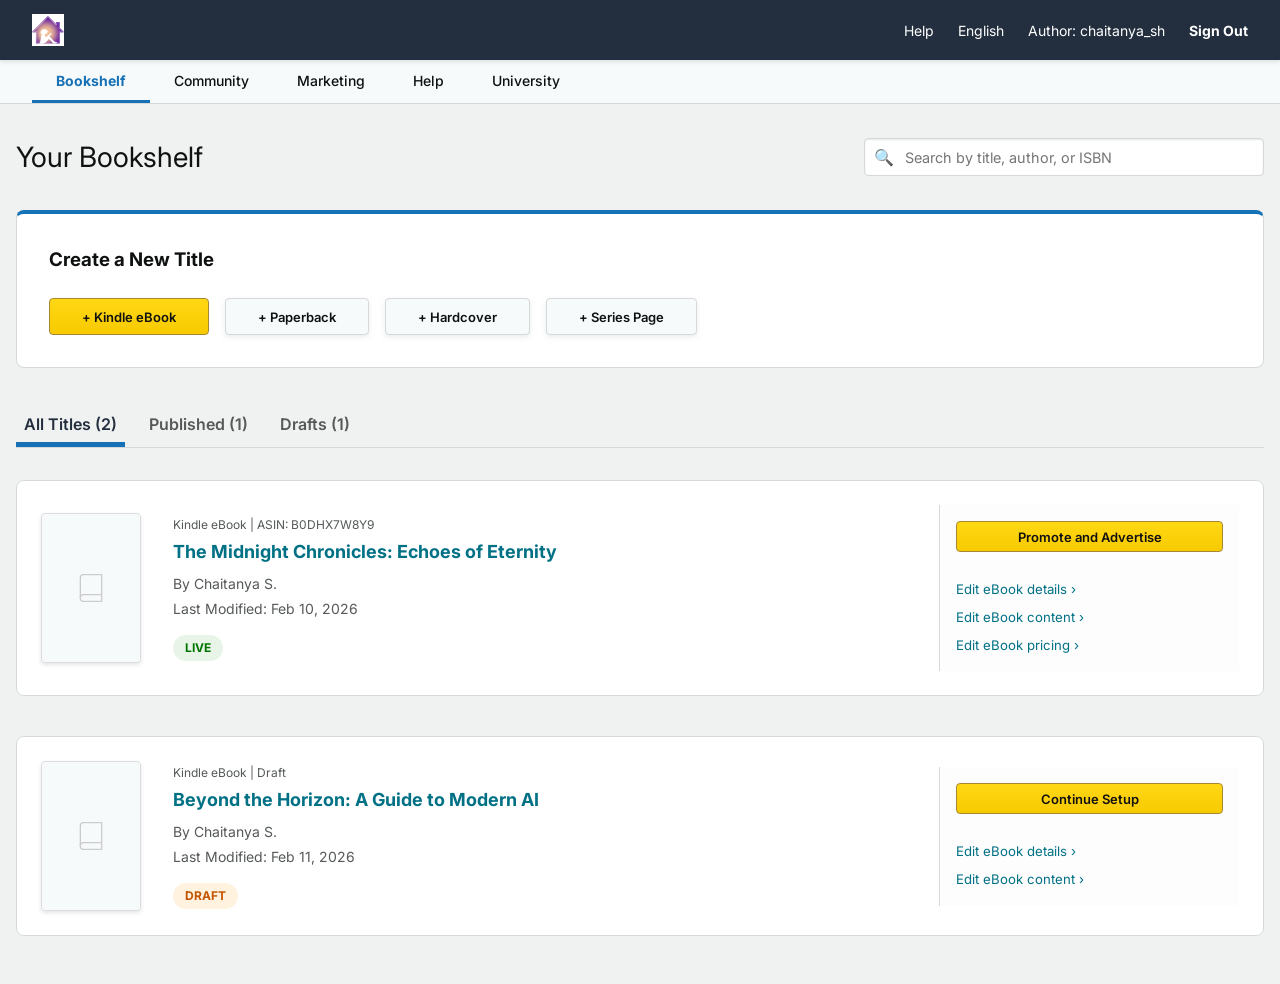
<file: index.html>
<!DOCTYPE html>
<html lang="en">

<head>
    <meta charset="UTF-8">
    <meta name="viewport" content="width=device-width, initial-scale=1.0">
    <title>Bookshelf | Stories Hub</title>
    <link rel="stylesheet" href="style.css">
    <link rel="preconnect" href="https://fonts.googleapis.com">
    <link rel="preconnect" href="https://fonts.gstatic.com" crossorigin>
    <link href="https://fonts.googleapis.com/css2?family=Inter:wght@400;500;600;700;800&display=swap" rel="stylesheet">
</head>

<body class="bookshelf-page" style="background-color: var(--bg-secondary);">
    <header>
        <div class="logo"><img src="assets/images/logo_stories_hub.jpeg" alt="Stories Hub"></div>
        <div class="header-user">
            <a href="#" style="color: white; text-decoration: none;">Help</a>
            <a href="#" style="color: white; text-decoration: none;">English</a>
            <span>Author: chaitanya_sh</span>
            <a href="#" style="color: white; text-decoration: none; font-weight: 700;">Sign Out</a>
        </div>
    </header>

    <nav class="sub-nav">
        <a href="index.html" class="active">Bookshelf</a>
        <a href="community-forum.html">Community</a>
        <a href="marketing.html">Marketing</a>
        <a href="help-center.html">Help</a>
        <a href="university.html">University</a>
    </nav>


    <div class="container" style="max-width: 1280px; margin: 2rem auto;">
        <div class="dashboard-header">
            <h1 style="font-size: 1.75rem; font-weight: 400; color: #111;">Your Bookshelf</h1>
            <div class="search-bar" style="width: 400px;">
                <span class="search-icon">🔍</span>
                <input type="text" placeholder="Search by title, author, or ISBN"
                    style="border-radius: 4px; box-shadow: inset 0 1px 2px rgba(0,0,0,0.1);">
            </div>
        </div>

        <div class="card" style="padding: 2rem; border-top: 4px solid var(--primary-color);">
            <h3 style="margin-bottom: 1.5rem; font-weight: 700;">Create a New Title</h3>
            <div style="display: flex; gap: 1rem;">
                <button class="btn btn-amazon" onclick="window.location.href='create-selection.html'"
                    style="padding: 0.6rem 2rem; border-radius: 4px;">+ Kindle eBook</button>
                <button class="btn btn-outline" style="padding: 0.6rem 2rem; border-radius: 4px; background: #f7fafa;">+
                    Paperback</button>
                <button class="btn btn-outline" style="padding: 0.6rem 2rem; border-radius: 4px; background: #f7fafa;">+
                    Hardcover</button>
                <button class="btn btn-outline" style="padding: 0.6rem 2rem; border-radius: 4px; background: #f7fafa;">+
                    Series Page</button>
            </div>
        </div>

        <div class="tabs" style="margin-top: 2rem; border-bottom: 1px solid var(--border-color); gap: 1rem;">
            <div class="tab active" style="border-bottom: 3px solid var(--primary-color); padding-bottom: 0.5rem;">All
                Titles (2)</div>
            <div class="tab" style="padding-bottom: 0.5rem; border-bottom: 3px solid transparent;">Published (1)</div>
            <div class="tab" style="padding-bottom: 0.5rem; border-bottom: 3px solid transparent;">Drafts (1)</div>
        </div>

        <div class="book-list" style="margin-top: 1.5rem;">
            <!-- Book 1 -->
            <div class="card" style="padding: 0; overflow: hidden;">
                <div class="book-card"
                    style="grid-template-columns: 100px 1fr 300px; padding: 1.5rem; background: #fff;">
                    <div class="book-cover-mini" style="width: 100px; height: 150px; border: 1px solid #ddd;">
                        <div
                            style="background: #f7fafa; width: 100%; height: 100%; display: flex; align-items: center; justify-content: center; color: #ccc;">
                            <svg width="32" height="32" viewBox="0 0 24 24" fill="none" stroke="currentColor"
                                stroke-width="1">
                                <path d="M4 19.5A2.5 2.5 0 0 1 6.5 17H20"></path>
                                <path d="M6.5 2H20v20H6.5A2.5 2.5 0 0 1 4 19.5v-15A2.5 2.5 0 0 1 6.5 2z"></path>
                            </svg>
                        </div>
                    </div>
                    <div class="book-info">
                        <div style="font-size: 0.75rem; color: #565959; margin-bottom: 0.25rem;">Kindle eBook | ASIN:
                            B0DHX7W8Y9</div>
                        <h3
                            style="font-size: 1.125rem; font-weight: 700; color: #007185; margin-bottom: 0.5rem; cursor: pointer;">
                            The Midnight Chronicles: Echoes of Eternity</h3>
                        <div class="book-meta">By Chaitanya S.</div>
                        <div class="book-meta" style="margin-top: 0.25rem;">Last Modified: Feb 10, 2026</div>
                        <div class="status-badge status-live" style="margin-top: 1rem;">Live</div>
                    </div>
                    <div class="book-actions"
                        style="background: #fdfdfd; padding: 1rem; border-left: 1px solid var(--border-color);">
                        <button class="btn btn-amazon"
                            style="width: 100%; margin-bottom: 1rem; border-radius: 4px;">Promote and Advertise</button>
                        <div style="display: flex; flex-direction: column; gap: 0.5rem; font-size: 0.825rem;">
                            <a href="ebook-details.html" style="color: #007185; text-decoration: none;">Edit eBook
                                details ›</a>
                            <a href="ebookcontext.html" style="color: #007185; text-decoration: none;">Edit eBook
                                content ›</a>
                            <a href="ebook-pricing.html" style="color: #007185; text-decoration: none;">Edit eBook
                                pricing ›</a>
                        </div>
                    </div>
                </div>
            </div>

            <!-- Book 2 -->
            <div class="card" style="padding: 0; overflow: hidden;">
                <div class="book-card"
                    style="grid-template-columns: 100px 1fr 300px; padding: 1.5rem; background: #fff;">
                    <div class="book-cover-mini" style="width: 100px; height: 150px; border: 1px solid #ddd;">
                        <div
                            style="background: #f7fafa; width: 100%; height: 100%; display: flex; align-items: center; justify-content: center; color: #ccc;">
                            <svg width="32" height="32" viewBox="0 0 24 24" fill="none" stroke="currentColor"
                                stroke-width="1">
                                <path d="M4 19.5A2.5 2.5 0 0 1 6.5 17H20"></path>
                                <path d="M6.5 2H20v20H6.5A2.5 2.5 0 0 1 4 19.5v-15A2.5 2.5 0 0 1 6.5 2z"></path>
                            </svg>
                        </div>
                    </div>
                    <div class="book-info">
                        <div style="font-size: 0.75rem; color: #565959; margin-bottom: 0.25rem;">Kindle eBook | Draft
                        </div>
                        <h3
                            style="font-size: 1.125rem; font-weight: 700; color: #007185; margin-bottom: 0.5rem; cursor: pointer;">
                            Beyond the Horizon: A Guide to Modern AI</h3>
                        <div class="book-meta">By Chaitanya S.</div>
                        <div class="book-meta" style="margin-top: 0.25rem;">Last Modified: Feb 11, 2026</div>
                        <div class="status-badge status-draft" style="margin-top: 1rem;">Draft</div>
                    </div>
                    <div class="book-actions"
                        style="background: #fdfdfd; padding: 1rem; border-left: 1px solid var(--border-color);">
                        <button class="btn btn-amazon" onclick="window.location.href='ebookcontext.html'"
                            style="width: 100%; margin-bottom: 1rem; border-radius: 4px;">Continue Setup</button>
                        <div style="display: flex; flex-direction: column; gap: 0.5rem; font-size: 0.825rem;">
                            <a href="ebook-details.html" style="color: #007185; text-decoration: none;">Edit eBook
                                details ›</a>
                            <a href="ebookcontext.html" style="color: #007185; text-decoration: none;">Edit eBook
                                content ›</a>
                        </div>
                    </div>
                </div>
            </div>
        </div>
    </div>

    <script src="script.js"></script>
</body>

</html>
</file>
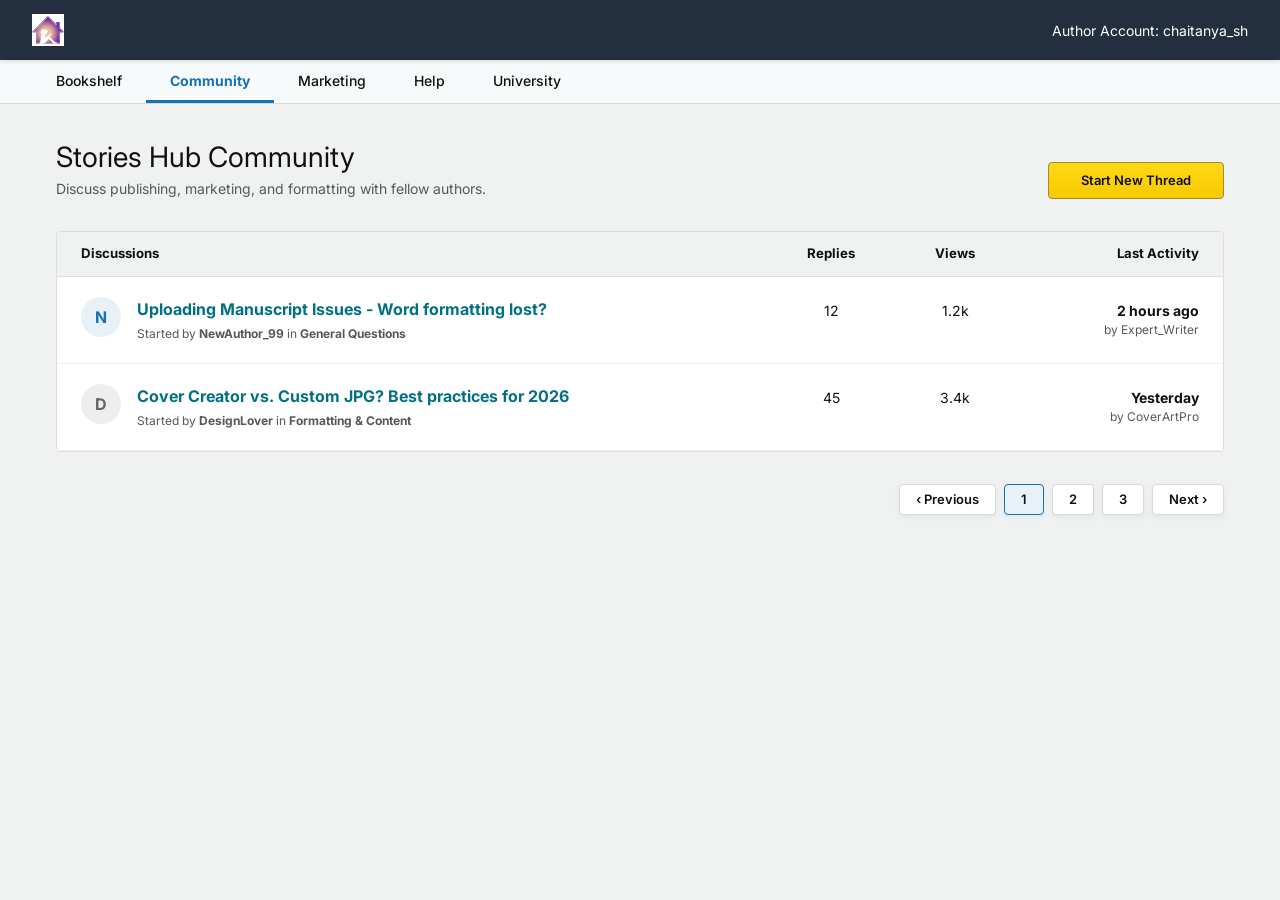
<file: community-forum.html>
<!DOCTYPE html>
<html lang="en">

<head>
    <meta charset="UTF-8">
    <meta name="viewport" content="width=device-width, initial-scale=1.0">
    <title>Community Forum | Stories Hub</title>
    <link rel="stylesheet" href="style.css">
    <link rel="preconnect" href="https://fonts.googleapis.com">
    <link rel="preconnect" href="https://fonts.gstatic.com" crossorigin>
    <link href="https://fonts.googleapis.com/css2?family=Inter:wght@400;500;600;700;800&display=swap" rel="stylesheet">
</head>

<body style="background-color: var(--bg-secondary);">
    <header>
        <div class="logo"><img src="assets/images/logo_stories_hub.jpeg" alt="Stories Hub"></div>
        <div class="header-user">
            <span>Author Account: chaitanya_sh</span>
        </div>
    </header>

    <nav class="sub-nav">
        <a href="index.html">Bookshelf</a>
        <a href="community-forum.html" class="active">Community</a>
        <a href="marketing.html">Marketing</a>
        <a href="help-center.html">Help</a>
        <a href="university.html">University</a>
    </nav>


    <div class="container" style="max-width: 1200px; margin: 2rem auto;">
        <div class="dashboard-header" style="align-items: flex-end; margin-bottom: 2rem;">
            <div>
                <h1 style="font-size: 1.75rem; font-weight: 400; color: #111;">Stories Hub Community</h1>
                <p style="color: #565959; font-size: 0.875rem;">Discuss publishing, marketing, and formatting with
                    fellow authors.</p>
            </div>
            <button class="btn btn-amazon" style="border-radius: 4px; padding: 0.6rem 2rem;">Start New Thread</button>
        </div>

        <div class="forum-container"
            style="background: #fff; border: 1px solid #ddd; border-radius: 4px; overflow: hidden;">
            <!-- Category Header -->
            <div
                style="background: #f0f2f2; padding: 0.75rem 1.5rem; border-bottom: 1px solid #ddd; display: flex; justify-content: space-between; font-size: 0.825rem; font-weight: 700;">
                <span>Discussions</span>
                <div style="display: flex; gap: 4rem;">
                    <span style="width: 60px; text-align: center;">Replies</span>
                    <span style="width: 60px; text-align: center;">Views</span>
                    <span style="width: 150px; text-align: right;">Last Activity</span>
                </div>
            </div>

            <!-- Thread 1 -->
            <div class="forum-thread" onclick="window.location.href='forum-topic.html'"
                style="padding: 1.25rem 1.5rem; border-bottom: 1px solid #eee; display: flex; justify-content: space-between; align-items: center; cursor: pointer; transition: background 0.1s;">
                <div style="display: flex; gap: 1rem; align-items: flex-start;">
                    <div
                        style="width: 40px; height: 40px; background: var(--primary-light); border-radius: 50%; display: flex; align-items: center; justify-content: center; color: var(--primary-color); font-weight: 700;">
                        N</div>
                    <div>
                        <h4 style="font-size: 1rem; color: #007185; margin-bottom: 0.25rem;">Uploading Manuscript Issues
                            - Word formatting lost?</h4>
                        <p style="font-size: 0.75rem; color: #565959;">Started by <strong>NewAuthor_99</strong> in
                            <strong>General Questions</strong>
                        </p>
                    </div>
                </div>
                <div style="display: flex; gap: 4rem; font-size: 0.875rem;">
                    <span style="width: 60px; text-align: center;">12</span>
                    <span style="width: 60px; text-align: center;">1.2k</span>
                    <div style="width: 150px; text-align: right;">
                        <div style="font-weight: 700;">2 hours ago</div>
                        <div style="font-size: 0.75rem; color: #565959;">by Expert_Writer</div>
                    </div>
                </div>
            </div>

            <!-- Thread 2 -->
            <div class="forum-thread"
                style="padding: 1.25rem 1.5rem; border-bottom: 1px solid #eee; display: flex; justify-content: space-between; align-items: center; cursor: pointer;">
                <div style="display: flex; gap: 1rem; align-items: flex-start;">
                    <div
                        style="width: 40px; height: 40px; background: #eee; border-radius: 50%; display: flex; align-items: center; justify-content: center; color: #666; font-weight: 700;">
                        D</div>
                    <div>
                        <h4 style="font-size: 1rem; color: #007185; margin-bottom: 0.25rem;">Cover Creator vs. Custom
                            JPG? Best practices for 2026</h4>
                        <p style="font-size: 0.75rem; color: #565959;">Started by <strong>DesignLover</strong> in
                            <strong>Formatting & Content</strong>
                        </p>
                    </div>
                </div>
                <div style="display: flex; gap: 4rem; font-size: 0.875rem;">
                    <span style="width: 60px; text-align: center;">45</span>
                    <span style="width: 60px; text-align: center;">3.4k</span>
                    <div style="width: 150px; text-align: right;">
                        <div style="font-weight: 700;">Yesterday</div>
                        <div style="font-size: 0.75rem; color: #565959;">by CoverArtPro</div>
                    </div>
                </div>
            </div>
        </div>

        <div style="margin-top: 2rem; display: flex; justify-content: flex-end; gap: 0.5rem;">
            <button class="btn btn-outline" style="border-radius: 4px; padding: 0.4rem 1rem;">‹ Previous</button>
            <button class="btn btn-outline active"
                style="border-radius: 4px; padding: 0.4rem 1rem; background: var(--primary-light); border-color: var(--primary-color);">1</button>
            <button class="btn btn-outline" style="border-radius: 4px; padding: 0.4rem 1rem;">2</button>
            <button class="btn btn-outline" style="border-radius: 4px; padding: 0.4rem 1rem;">3</button>
            <button class="btn btn-outline" style="border-radius: 4px; padding: 0.4rem 1rem;">Next ›</button>
        </div>
    </div>

    <script src="script.js"></script>
</body>

</html>
</file>
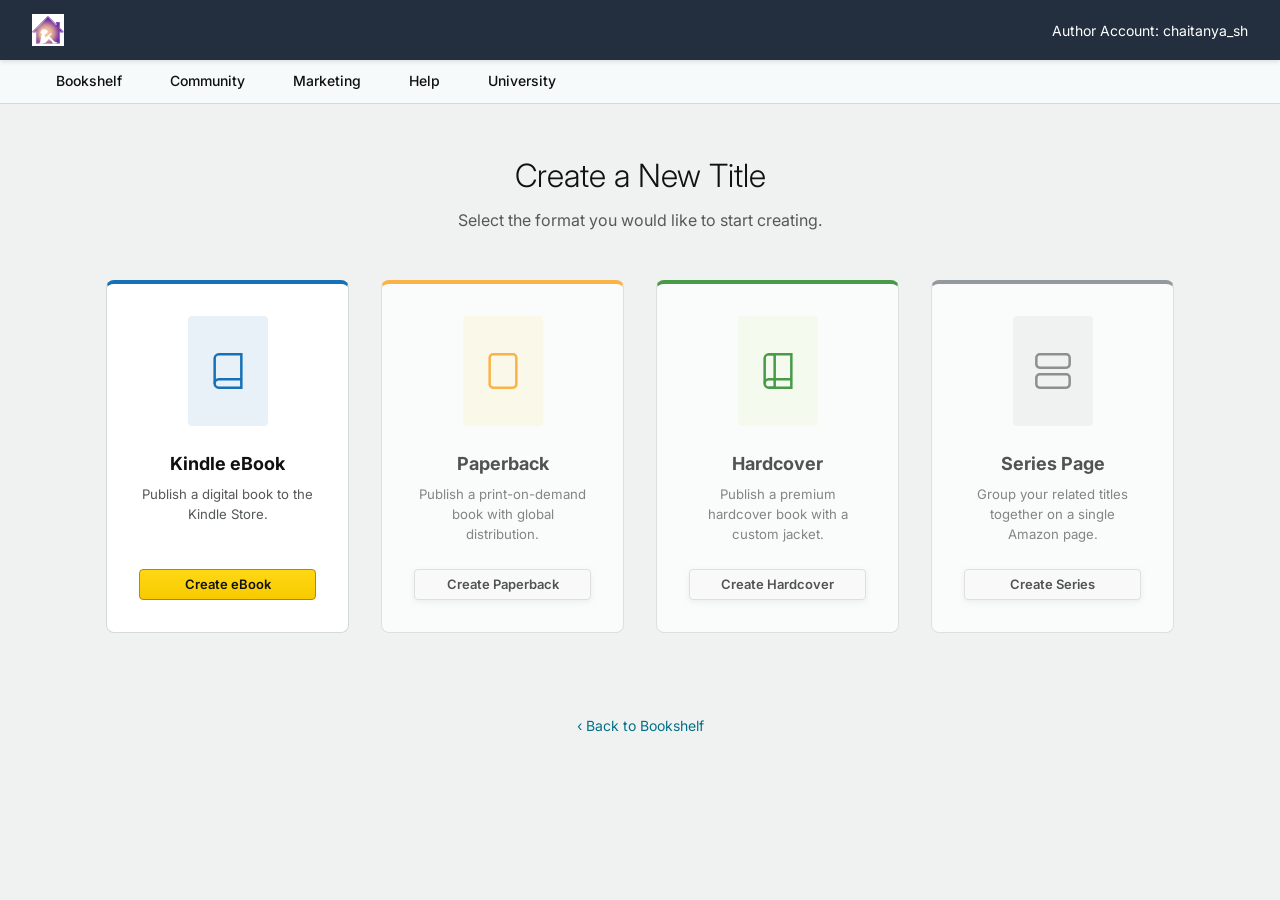
<file: create-selection.html>
<!DOCTYPE html>
<html lang="en">

<head>
    <meta charset="UTF-8">
    <meta name="viewport" content="width=device-width, initial-scale=1.0">
    <title>Create a New Title | Stories Hub</title>
    <link rel="stylesheet" href="style.css">
    <link rel="preconnect" href="https://fonts.googleapis.com">
    <link rel="preconnect" href="https://fonts.gstatic.com" crossorigin>
    <link href="https://fonts.googleapis.com/css2?family=Inter:wght@400;500;600;700;800&display=swap" rel="stylesheet">
</head>

<body style="background-color: var(--bg-secondary);">
    <header>
        <div class="logo"><img src="assets/images/logo_stories_hub.jpeg" alt="Stories Hub"></div>
        <div class="header-user">
            <span>Author Account: chaitanya_sh</span>
        </div>
    </header>

    <nav class="sub-nav">
        <a href="index.html">Bookshelf</a>
        <a href="community-forum.html">Community</a>
        <a href="marketing.html">Marketing</a>
        <a href="help-center.html">Help</a>
        <a href="university.html">University</a>
    </nav>

    <div class="container" style="max-width: 1100px; margin: 3rem auto;">
        <div style="text-align: center; margin-bottom: 3rem;">
            <h1 style="font-size: 2rem; font-weight: 300; color: #111;">Create a New Title</h1>
            <p style="color: #565959; margin-top: 0.5rem;">Select the format you would like to start creating.</p>
        </div>

        <div style="display: grid; grid-template-columns: repeat(4, 1fr); gap: 2rem;">
            <!-- eBook -->
            <div class="card" onclick="window.location.href='ebook-details.html'"
                style="padding: 2rem; cursor: pointer; display: flex; flex-direction: column; align-items: center; text-align: center; gap: 1.5rem; border-top: 4px solid var(--primary-color);">
                <div
                    style="width: 80px; height: 110px; background: #e8f1f8; border-radius: 4px; display: flex; align-items: center; justify-content: center; color: var(--primary-color);">
                    <svg width="40" height="40" viewBox="0 0 24 24" fill="none" stroke="currentColor"
                        stroke-width="1.5">
                        <path d="M4 19.5A2.5 2.5 0 0 1 6.5 17H20"></path>
                        <path d="M6.5 2H20v20H6.5A2.5 2.5 0 0 1 4 19.5v-15A2.5 2.5 0 0 1 6.5 2z"></path>
                    </svg>
                </div>
                <div>
                    <h3 style="font-size: 1.125rem; font-weight: 700; margin-bottom: 0.5rem;">Kindle eBook</h3>
                    <p style="font-size: 0.825rem; color: #565959; height: 60px;">Publish a digital book to the Kindle
                        Store.</p>
                </div>
                <button class="btn btn-amazon" style="width: 100%; border-radius: 4px;">Create eBook</button>
            </div>

            <!-- Paperback -->
            <div class="card"
                style="padding: 2rem; opacity: 0.7; display: flex; flex-direction: column; align-items: center; text-align: center; gap: 1.5rem; border-top: 4px solid var(--amazon-orange);">
                <div
                    style="width: 80px; height: 110px; background: #fffbe6; border-radius: 4px; display: flex; align-items: center; justify-content: center; color: var(--amazon-orange);">
                    <svg width="40" height="40" viewBox="0 0 24 24" fill="none" stroke="currentColor"
                        stroke-width="1.5">
                        <rect x="4" y="2" width="16" height="20" rx="2" ry="2"></rect>
                    </svg>
                </div>
                <div>
                    <h3 style="font-size: 1.125rem; font-weight: 700; margin-bottom: 0.5rem;">Paperback</h3>
                    <p style="font-size: 0.825rem; color: #565959; height: 60px;">Publish a print-on-demand book with
                        global distribution.</p>
                </div>
                <button class="btn btn-outline" style="width: 100%; border-radius: 4px; background: #fdfdfd;">Create
                    Paperback</button>
            </div>

            <!-- Hardcover -->
            <div class="card"
                style="padding: 2rem; opacity: 0.7; display: flex; flex-direction: column; align-items: center; text-align: center; gap: 1.5rem; border-top: 4px solid var(--success-color);">
                <div
                    style="width: 80px; height: 110px; background: #f6ffed; border-radius: 4px; display: flex; align-items: center; justify-content: center; color: var(--success-color);">
                    <svg width="40" height="40" viewBox="0 0 24 24" fill="none" stroke="currentColor"
                        stroke-width="1.5">
                        <path d="M4 19.5A2.5 2.5 0 0 1 6.5 17H20"></path>
                        <path d="M6.5 2H20v20H6.5A2.5 2.5 0 0 1 4 19.5v-15A2.5 2.5 0 0 1 6.5 2z"></path>
                        <path d="M6.5 2L10 2L10 22L6.5 22"></path>
                    </svg>
                </div>
                <div>
                    <h3 style="font-size: 1.125rem; font-weight: 700; margin-bottom: 0.5rem;">Hardcover</h3>
                    <p style="font-size: 0.825rem; color: #565959; height: 60px;">Publish a premium hardcover book with
                        a custom jacket.</p>
                </div>
                <button class="btn btn-outline" style="width: 100%; border-radius: 4px; background: #fdfdfd;">Create
                    Hardcover</button>
            </div>

            <!-- Series -->
            <div class="card"
                style="padding: 2rem; opacity: 0.7; display: flex; flex-direction: column; align-items: center; text-align: center; gap: 1.5rem; border-top: 4px solid #6c757d;">
                <div
                    style="width: 80px; height: 110px; background: #f0f2f2; border-radius: 4px; display: flex; align-items: center; justify-content: center; color: #666;">
                    <svg width="40" height="40" viewBox="0 0 24 24" fill="none" stroke="currentColor"
                        stroke-width="1.5">
                        <rect x="2" y="2" width="20" height="8" rx="2"></rect>
                        <rect x="2" y="14" width="20" height="8" rx="2"></rect>
                    </svg>
                </div>
                <div>
                    <h3 style="font-size: 1.125rem; font-weight: 700; margin-bottom: 0.5rem;">Series Page</h3>
                    <p style="font-size: 0.825rem; color: #565959; height: 60px;">Group your related titles together on
                        a single Amazon page.</p>
                </div>
                <button class="btn btn-outline" style="width: 100%; border-radius: 4px; background: #fdfdfd;">Create
                    Series</button>
            </div>
        </div>

        <div style="margin-top: 4rem; text-align: center;">
            <a href="index.html" style="color: #007185; text-decoration: none; font-size: 0.875rem;">‹ Back to
                Bookshelf</a>
        </div>
    </div>

    <script src="script.js"></script>
</body>

</html>
</file>
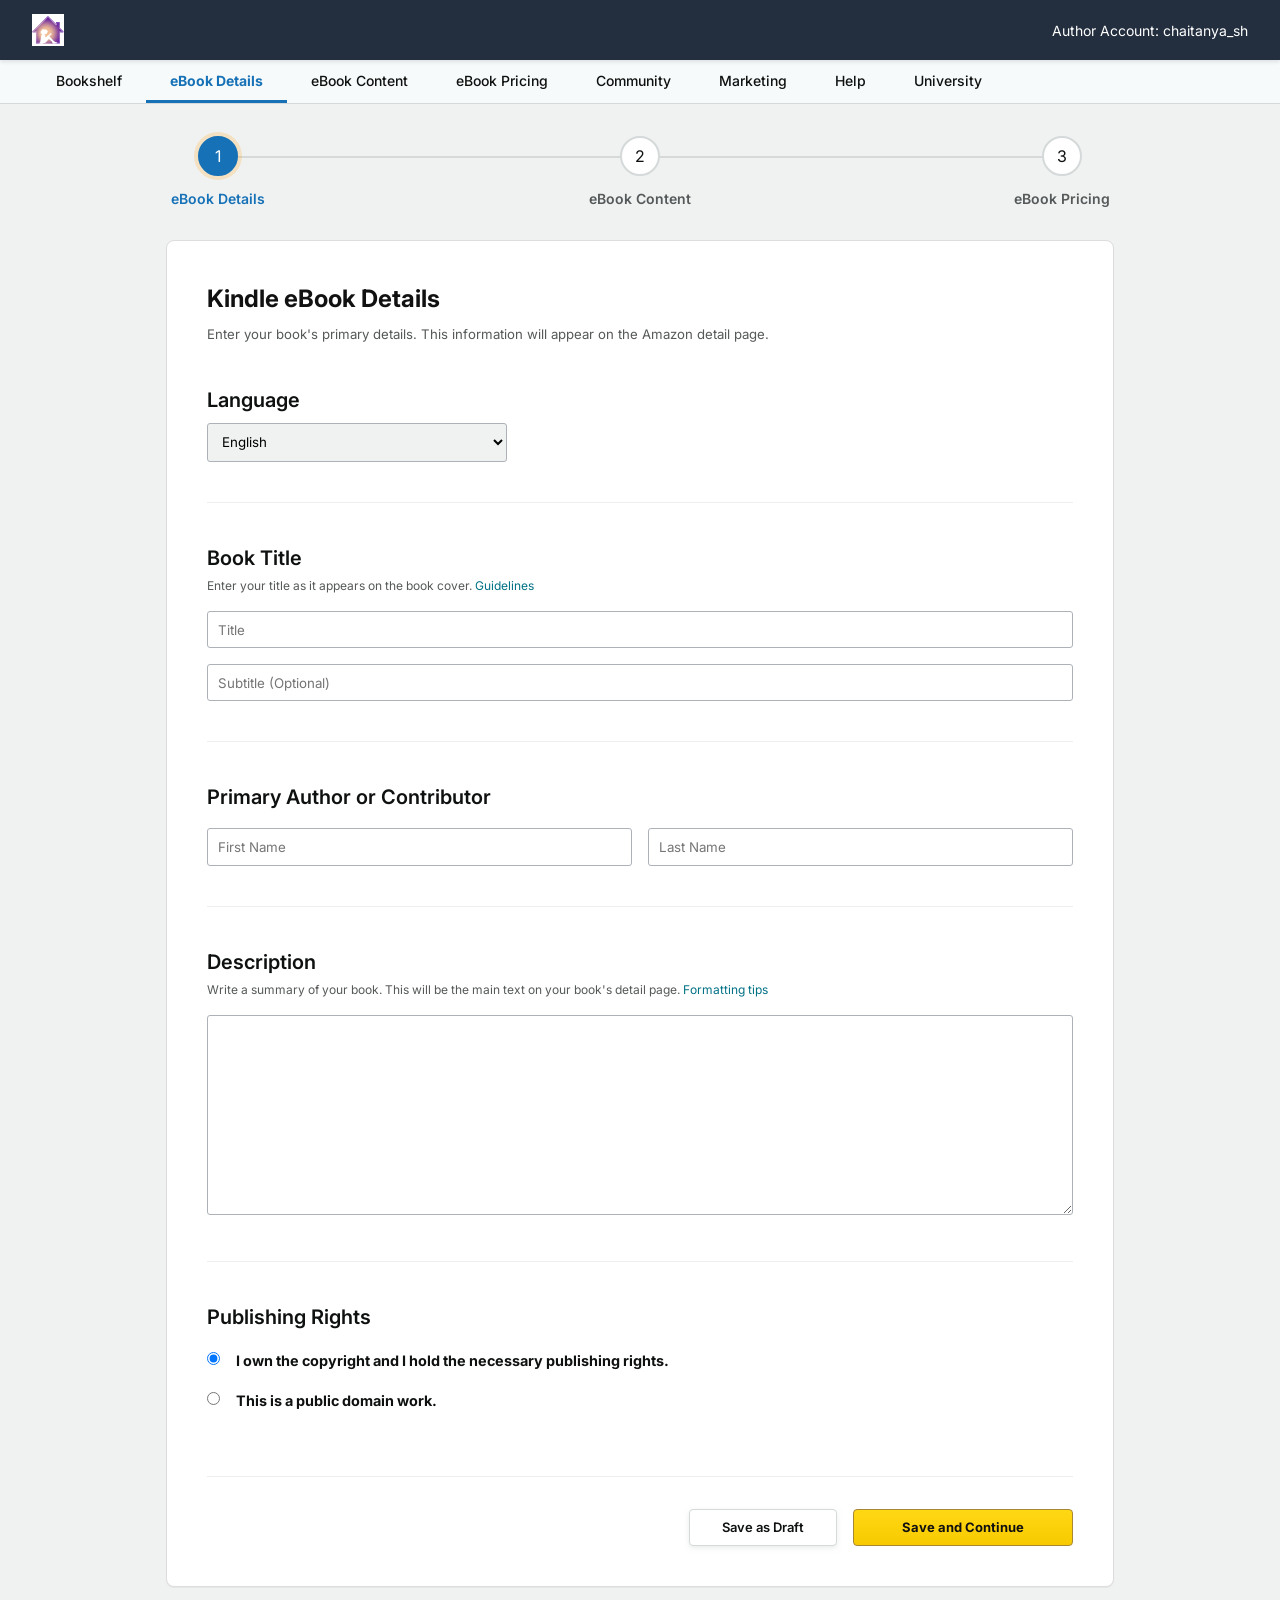
<file: ebook-details.html>
<!DOCTYPE html>
<html lang="en">

<head>
    <meta charset="UTF-8">
    <meta name="viewport" content="width=device-width, initial-scale=1.0">
    <title>Kindle eBook Details | Stories Hub</title>
    <link rel="stylesheet" href="style.css">
    <link rel="preconnect" href="https://fonts.googleapis.com">
    <link rel="preconnect" href="https://fonts.gstatic.com" crossorigin>
    <link href="https://fonts.googleapis.com/css2?family=Inter:wght@400;500;600;700;800&display=swap" rel="stylesheet">
</head>

<body style="background-color: var(--bg-secondary);">
    <header>
        <div class="logo"><img src="assets/images/logo_stories_hub.jpeg" alt="Stories Hub"></div>
        <div class="header-user">
            <span>Author Account: chaitanya_sh</span>
        </div>
    </header>

    <nav class="sub-nav">
        <a href="index.html">Bookshelf</a>
        <a href="ebook-details.html" class="active">eBook Details</a>
        <a href="ebookcontext.html">eBook Content</a>
        <a href="ebook-pricing.html">eBook Pricing</a>
        <a href="community-forum.html">Community</a>
        <a href="marketing.html">Marketing</a>
        <a href="help-center.html">Help</a>
        <a href="university.html">University</a>
    </nav>


    <div class="container" style="max-width: 980px; margin: 2rem auto;">
        <div class="stepper" style="margin-bottom: 4rem;">
            <div class="step active">
                1
                <span class="step-label">eBook Details</span>
            </div>
            <div class="step" onclick="window.location.href='ebookcontext.html'">
                2
                <span class="step-label">eBook Content</span>
            </div>
            <div class="step" onclick="window.location.href='ebook-pricing.html'">
                3
                <span class="step-label">eBook Pricing</span>
            </div>
        </div>

        <div class="card" style="padding: 2.5rem; border: 1px solid #ddd; box-shadow: 0 1px 1px rgba(0,0,0,0.05);">
            <h1 style="font-size: 1.5rem; font-weight: 700; color: #111; margin-bottom: 0.5rem;">Kindle eBook Details
            </h1>
            <p class="info-text" style="font-size: 0.825rem; margin-bottom: 2.5rem;">Enter your book's primary details.
                This information will appear on the Amazon detail page.</p>

            <!-- Language -->
            <div class="form-group" style="border-bottom: 1px solid #eee; padding-bottom: 2.5rem;">
                <label class="section-title" style="display: block; margin-bottom: 0.5rem;">Language</label>
                <select
                    style="width: 300px; padding: 0.6rem; border: 1px solid #adb1b8; border-radius: 3px; background: #f0f2f2;">
                    <option value="en">English</option>
                    <option value="es">Spanish</option>
                    <option value="fr">French</option>
                    <option value="de">German</option>
                </select>
            </div>

            <!-- Book Title -->
            <div class="form-group" style="border-bottom: 1px solid #eee; padding-bottom: 2.5rem; margin-top: 2.5rem;">
                <label class="section-title" style="display: block; margin-bottom: 0.25rem;">Book Title</label>
                <p class="info-text" style="font-size: 0.75rem; color: #565959; margin-bottom: 1rem;">Enter your title
                    as it appears on the book cover. <a href="#"
                        style="color: #007185; text-decoration: none;">Guidelines</a></p>
                <input type="text" placeholder="Title"
                    style="width: 100%; padding: 0.6rem; border: 1px solid #adb1b8; border-radius: 3px; margin-bottom: 1rem;">
                <input type="text" placeholder="Subtitle (Optional)"
                    style="width: 100%; padding: 0.6rem; border: 1px solid #adb1b8; border-radius: 3px;">
            </div>

            <!-- Author -->
            <div class="form-group" style="border-bottom: 1px solid #eee; padding-bottom: 2.5rem; margin-top: 2.5rem;">
                <label class="section-title" style="display: block; margin-bottom: 0.25rem;">Primary Author or
                    Contributor</label>
                <div style="display: flex; gap: 1rem; margin-top: 1rem;">
                    <input type="text" placeholder="First Name"
                        style="flex: 1; padding: 0.6rem; border: 1px solid #adb1b8; border-radius: 3px;">
                    <input type="text" placeholder="Last Name"
                        style="flex: 1; padding: 0.6rem; border: 1px solid #adb1b8; border-radius: 3px;">
                </div>
            </div>

            <!-- Description -->
            <div class="form-group" style="border-bottom: 1px solid #eee; padding-bottom: 2.5rem; margin-top: 2.5rem;">
                <label class="section-title" style="display: block; margin-bottom: 0.25rem;">Description</label>
                <p class="info-text" style="font-size: 0.75rem; color: #565959; margin-bottom: 1rem;">Write a summary of
                    your book. This will be the main text on your book's detail page. <a href="#"
                        style="color: #007185; text-decoration: none;">Formatting tips</a></p>
                <textarea
                    style="width: 100%; height: 200px; padding: 1rem; border: 1px solid #adb1b8; border-radius: 3px; font-family: inherit; font-size: 0.9rem;"></textarea>
            </div>

            <!-- Publishing Rights -->
            <div class="form-group" style="margin-top: 2.5rem;">
                <label class="section-title" style="display: block; margin-bottom: 0.25rem;">Publishing Rights</label>
                <div class="radio-group" style="gap: 1rem; margin-top: 1rem;">
                    <label style="display: flex; align-items: flex-start; gap: 1rem; cursor: pointer;">
                        <input type="radio" name="rights" value="own" checked style="margin-top: 4px;">
                        <div>
                            <strong style="font-size: 0.9rem;">I own the copyright and I hold the necessary publishing
                                rights.</strong>
                        </div>
                    </label>
                    <label style="display: flex; align-items: flex-start; gap: 1rem; cursor: pointer;">
                        <input type="radio" name="rights" value="public" style="margin-top: 4px;">
                        <div>
                            <strong style="font-size: 0.9rem;">This is a public domain work.</strong>
                        </div>
                    </label>
                </div>
            </div>

            <div class="footer-actions" style="margin-top: 4rem; padding-top: 2rem; border-top: 1px solid #eee;">
                <div></div>
                <div style="display: flex; gap: 1rem;">
                    <button class="btn btn-outline" style="border-radius: 4px; padding: 0.6rem 2rem;">Save as
                        Draft</button>
                    <button class="btn btn-amazon" onclick="window.location.href='ebookcontext.html'"
                        style="border-radius: 4px; padding: 0.6rem 3rem; font-weight: 700;">Save and Continue</button>
                </div>
            </div>
        </div>
    </div>

    <script src="script.js"></script>
</body>

</html>
</file>
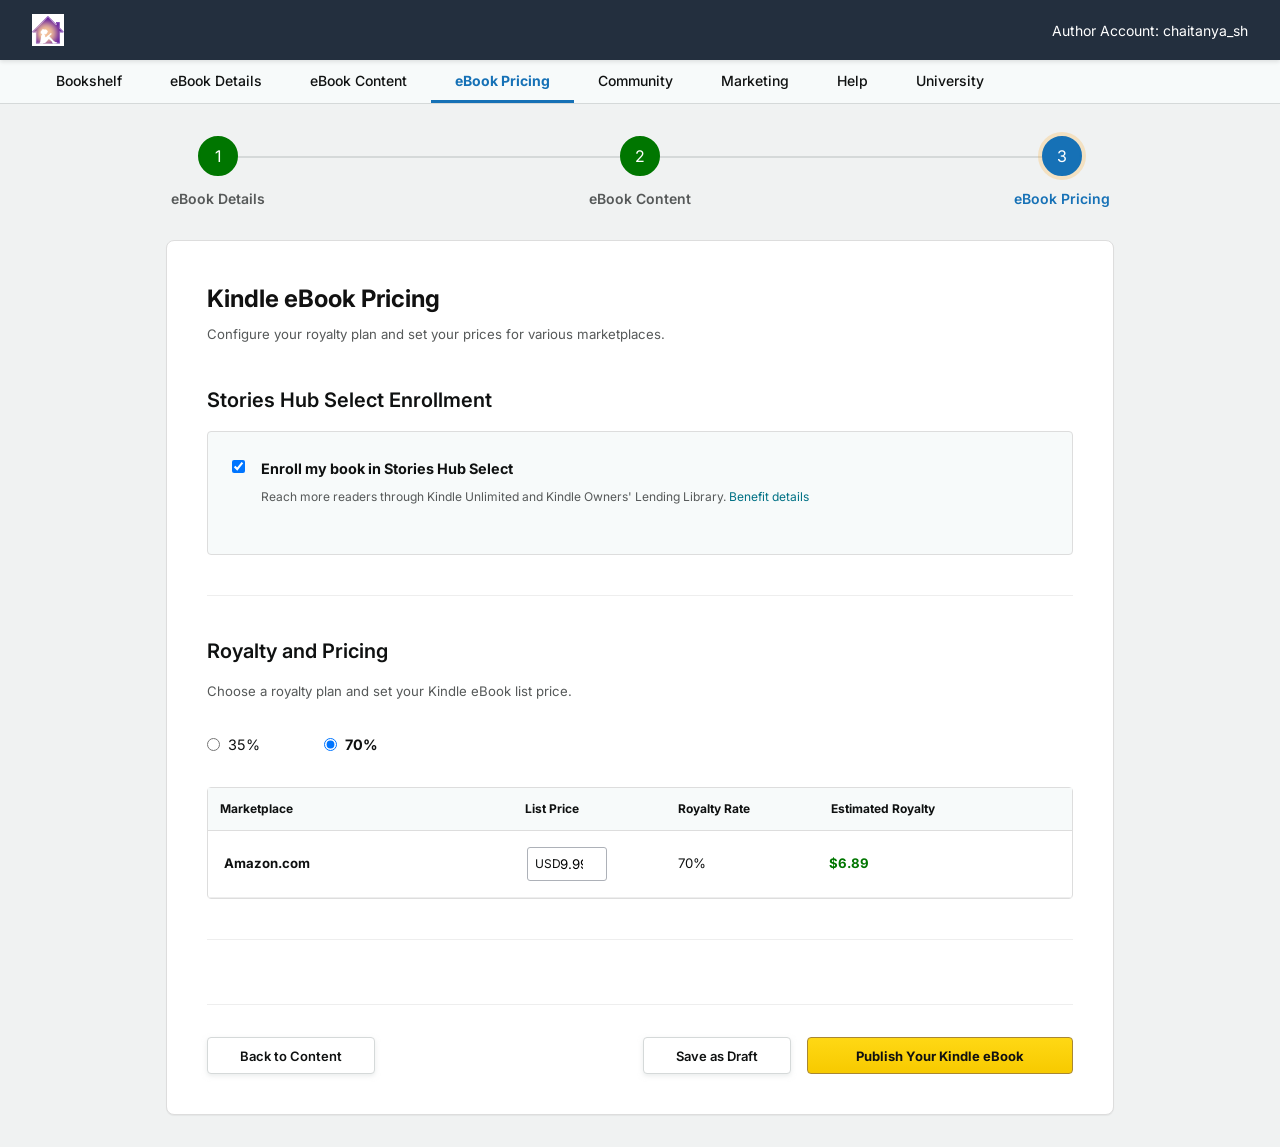
<file: ebook-pricing.html>
<!DOCTYPE html>
<html lang="en">

<head>
    <meta charset="UTF-8">
    <meta name="viewport" content="width=device-width, initial-scale=1.0">
    <title>Kindle eBook Pricing | Stories Hub</title>
    <link rel="stylesheet" href="style.css">
    <link rel="preconnect" href="https://fonts.googleapis.com">
    <link rel="preconnect" href="https://fonts.gstatic.com" crossorigin>
    <link href="https://fonts.googleapis.com/css2?family=Inter:wght@400;500;600;700;800&display=swap" rel="stylesheet">
</head>

<body style="background-color: var(--bg-secondary);">
    <header>
        <div class="logo"><img src="assets/images/logo_stories_hub.jpeg" alt="Stories Hub"></div>
        <div class="header-user">
            <span>Author Account: chaitanya_sh</span>
        </div>
    </header>

    <nav class="sub-nav">
        <a href="index.html">Bookshelf</a>
        <a href="ebook-details.html">eBook Details</a>
        <a href="ebookcontext.html">eBook Content</a>
        <a href="ebook-pricing.html" class="active">eBook Pricing</a>
        <a href="community-forum.html">Community</a>
        <a href="marketing.html">Marketing</a>
        <a href="help-center.html">Help</a>
        <a href="university.html">University</a>
    </nav>


    <div class="container" style="max-width: 980px; margin: 2rem auto;">
        <div class="stepper" style="margin-bottom: 4rem;">
            <div class="step completed" onclick="window.location.href='ebook-details.html'">
                1
                <span class="step-label">eBook Details</span>
            </div>
            <div class="step completed" onclick="window.location.href='ebookcontext.html'">
                2
                <span class="step-label">eBook Content</span>
            </div>
            <div class="step active">
                3
                <span class="step-label">eBook Pricing</span>
            </div>
        </div>

        <div class="card" style="padding: 2.5rem; border: 1px solid #ddd; box-shadow: 0 1px 1px rgba(0,0,0,0.05);">
            <h1 style="font-size: 1.5rem; font-weight: 700; color: #111; margin-bottom: 0.5rem;">Kindle eBook Pricing
            </h1>
            <p class="info-text" style="font-size: 0.825rem; margin-bottom: 2.5rem;">Configure your royalty plan and set
                your prices for various marketplaces.</p>

            <!-- Stories Hub Select -->
            <div class="form-group" style="border-bottom: 1px solid #eee; padding-bottom: 2.5rem;">
                <h3 class="section-title">Stories Hub Select Enrollment</h3>
                <div
                    style="background: #f7fafa; border: 1px solid #ddd; padding: 1.5rem; border-radius: 4px; display: flex; align-items: flex-start; gap: 1rem; margin-top: 1rem;">
                    <input type="checkbox" id="stories-hub-select" checked style="margin-top: 4px;">
                    <label for="stories-hub-select">
                        <strong style="font-size: 0.9rem;">Enroll my book in Stories Hub Select</strong>
                        <p class="info-text" style="font-size: 0.75rem; color: #565959; margin-top: 0.5rem;">Reach more
                            readers through Kindle Unlimited and Kindle Owners' Lending Library. <a href="#"
                                style="color: #007185; text-decoration: none;">Benefit details</a></p>
                    </label>
                </div>
            </div>

            <!-- Royalty Plan -->
            <div class="form-group" style="border-bottom: 1px solid #eee; padding-bottom: 2.5rem; margin-top: 2.5rem;">
                <h3 class="section-title">Royalty and Pricing</h3>
                <p class="info-text" style="font-size: 0.825rem;">Choose a royalty plan and set your Kindle eBook list
                    price.</p>

                <div style="display: flex; gap: 4rem; margin-top: 2rem;">
                    <div>
                        <label style="display: flex; align-items: center; gap: 0.5rem; cursor: pointer;">
                            <input type="radio" name="royalty" value="35">
                            <span style="font-size: 0.9rem;">35%</span>
                        </label>
                    </div>
                    <div>
                        <label style="display: flex; align-items: center; gap: 0.5rem; cursor: pointer;">
                            <input type="radio" name="royalty" value="70" checked>
                            <span style="font-size: 0.9rem; font-weight: 700;">70%</span>
                        </label>
                    </div>
                </div>

                <div style="margin-top: 2rem; border: 1px solid #ddd; border-radius: 4px;">
                    <div
                        style="display: grid; grid-template-columns: 2fr 1fr 1fr 1.5fr; background: #f7fafa; padding: 0.75rem; font-size: 0.75rem; font-weight: 700; border-bottom: 1px solid #ddd;">
                        <div>Marketplace</div>
                        <div>List Price</div>
                        <div>Royalty Rate</div>
                        <div>Estimated Royalty</div>
                    </div>
                    <div
                        style="display: grid; grid-template-columns: 2fr 1fr 1fr 1.5fr; padding: 1rem; align-items: center; border-bottom: 1px solid #eee;">
                        <div style="font-size: 0.825rem; font-weight: 700;">Amazon.com</div>
                        <div>
                            <div style="position: relative; width: 80px;">
                                <span
                                    style="position: absolute; left: 8px; top: 50%; transform: translateY(-50%); font-size: 0.75rem;">USD</span>
                                <input type="number" value="9.99"
                                    style="width: 100%; padding: 0.5rem 0.5rem 0.5rem 2rem; border: 1px solid #adb1b8; border-radius: 3px;">
                            </div>
                        </div>
                        <div style="font-size: 0.825rem;">70%</div>
                        <div style="font-size: 0.825rem; font-weight: 700; color: var(--success-color);">$6.89</div>
                    </div>
                </div>
            </div>

            <div class="footer-actions" style="margin-top: 4rem; padding-top: 2rem; border-top: 1px solid #eee;">
                <button class="btn btn-outline" onclick="window.location.href='ebookcontext.html'"
                    style="border-radius: 4px; padding: 0.6rem 2rem;">Back to Content</button>
                <div style="display: flex; gap: 1rem;">
                    <button class="btn btn-outline" style="border-radius: 4px; padding: 0.6rem 2rem;">Save as
                        Draft</button>
                    <button class="btn btn-amazon"
                        style="border-radius: 4px; padding: 0.6rem 3rem; font-weight: 700; background: linear-gradient(180deg, #ffd814 0%, #f7ca00 100%);">Publish
                        Your Kindle eBook</button>
                </div>
            </div>
        </div>
    </div>

    <script src="script.js"></script>
</body>

</html>
</file>
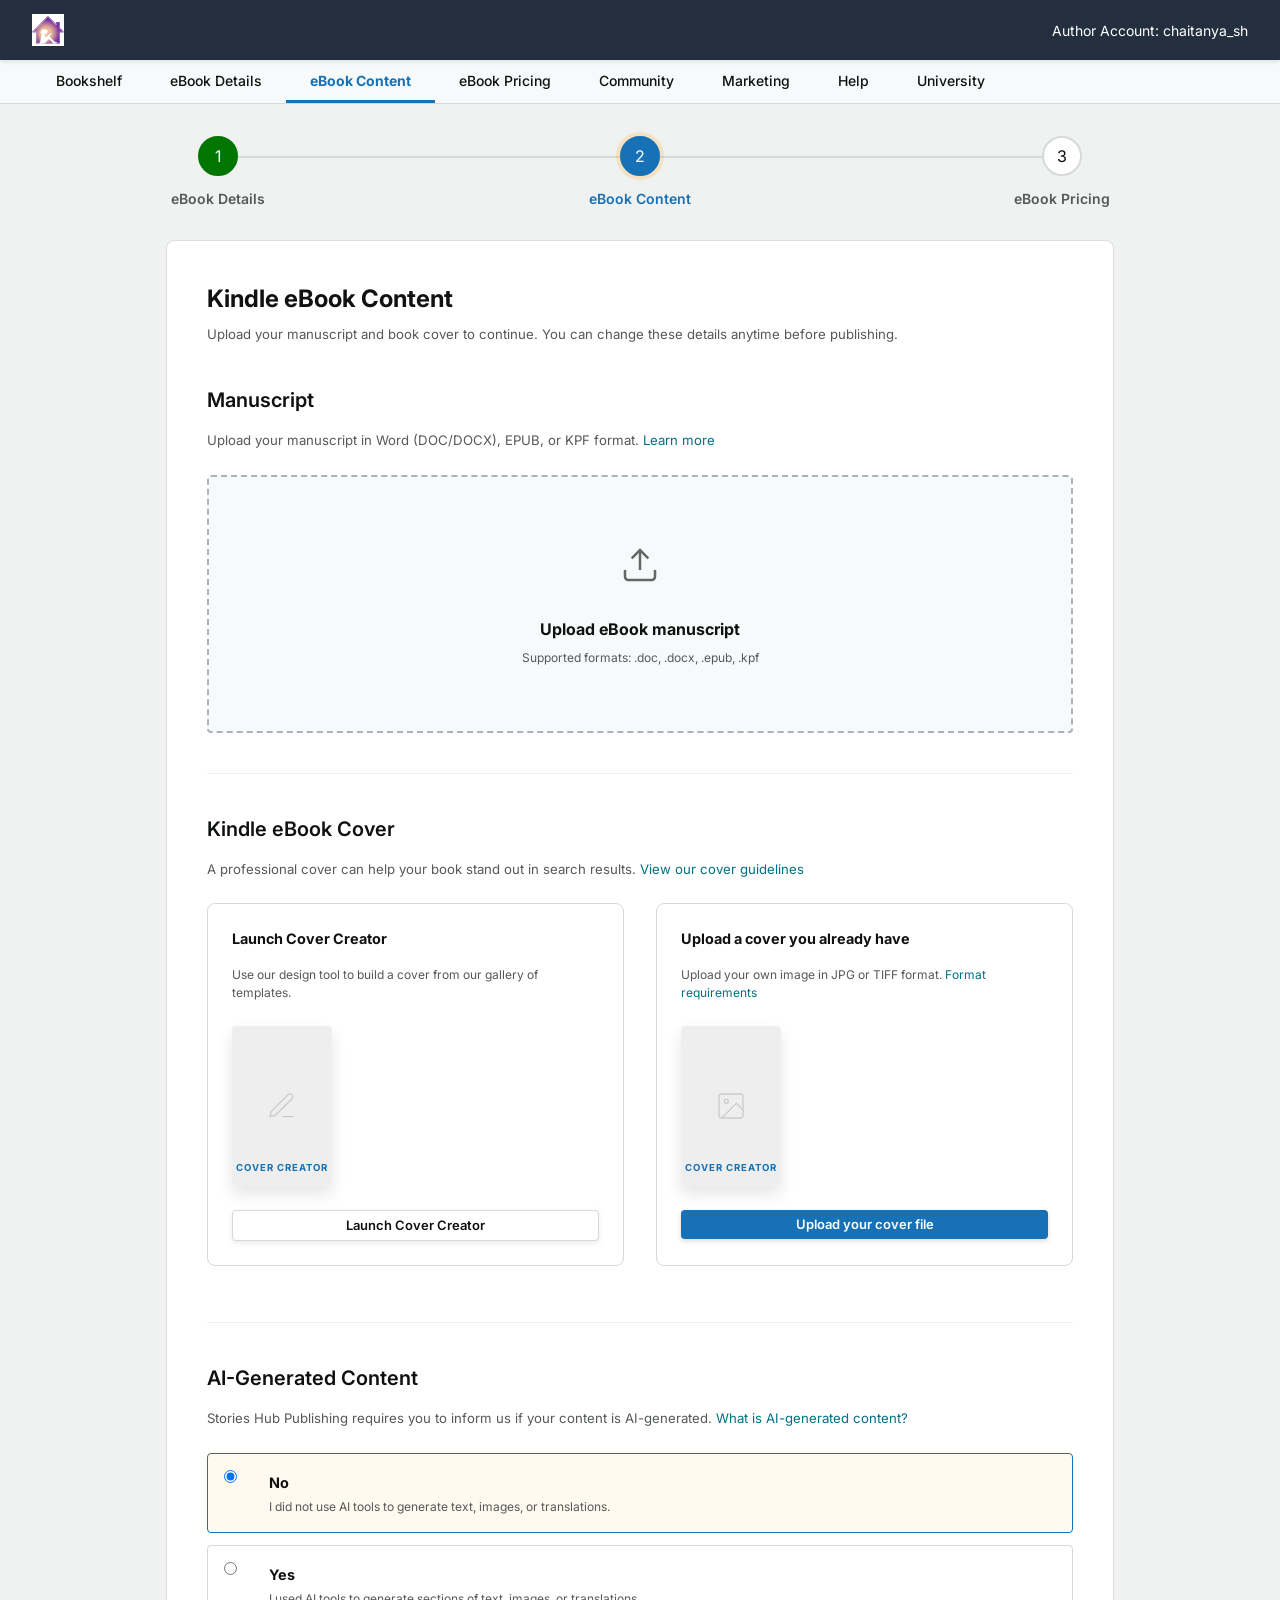
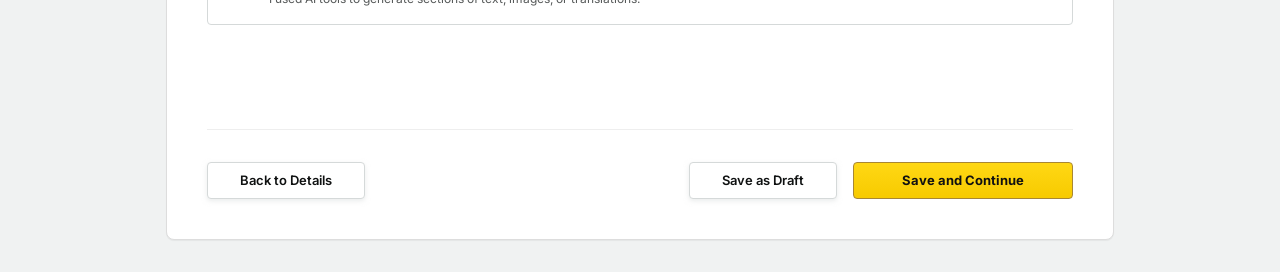
<file: ebookcontext.html>
<!DOCTYPE html>
<html lang="en">

<head>
    <meta charset="UTF-8">
    <meta name="viewport" content="width=device-width, initial-scale=1.0">
    <title>Kindle eBook Content | Stories Hub</title>
    <link rel="stylesheet" href="style.css">
    <link rel="preconnect" href="https://fonts.googleapis.com">
    <link rel="preconnect" href="https://fonts.gstatic.com" crossorigin>
    <link href="https://fonts.googleapis.com/css2?family=Inter:wght@400;500;600;700;800&display=swap" rel="stylesheet">
</head>

<body style="background-color: var(--bg-secondary);">
    <header>
        <div class="logo"><img src="assets/images/logo_stories_hub.jpeg" alt="Stories Hub"></div>
        <div class="header-user">
            <span>Author Account: chaitanya_sh</span>
        </div>
    </header>

    <nav class="sub-nav">
        <a href="index.html">Bookshelf</a>
        <a href="ebook-details.html">eBook Details</a>
        <a href="ebookcontext.html" class="active">eBook Content</a>
        <a href="ebook-pricing.html">eBook Pricing</a>
        <a href="community-forum.html">Community</a>
        <a href="marketing.html">Marketing</a>
        <a href="help-center.html">Help</a>
        <a href="university.html">University</a>
    </nav>


    <div class="container" style="max-width: 980px; margin: 2rem auto;">
        <div class="stepper" style="margin-bottom: 4rem;">
            <div class="step completed" onclick="window.location.href='ebook-details.html'">
                1
                <span class="step-label">eBook Details</span>
            </div>
            <div class="step active">
                2
                <span class="step-label">eBook Content</span>
            </div>
            <div class="step" onclick="window.location.href='ebook-pricing.html'">
                3
                <span class="step-label">eBook Pricing</span>
            </div>
        </div>

        <div class="card" style="padding: 2.5rem; border: 1px solid #ddd; box-shadow: 0 1px 1px rgba(0,0,0,0.05);">
            <h1 style="font-size: 1.5rem; font-weight: 700; color: #111; margin-bottom: 0.5rem;">Kindle eBook Content
            </h1>
            <p class="info-text" style="font-size: 0.825rem; margin-bottom: 2.5rem;">Upload your manuscript and book
                cover to continue. You can change these details anytime before publishing.</p>

            <!-- Manuscript -->
            <div class="form-group" style="border-bottom: 1px solid #eee; padding-bottom: 2.5rem;">
                <h3 class="section-title">Manuscript</h3>
                <p class="info-text" style="font-size: 0.825rem;">Upload your manuscript in Word (DOC/DOCX), EPUB, or
                    KPF format. <a href="#" style="color: #007185; text-decoration: none;">Learn more</a></p>
                <div class="upload-zone" id="manuscript-upload"
                    style="border: 2px dashed #adb1b8; background: #f7fafa; border-radius: 4px; padding: 4rem;">
                    <div class="upload-icon">
                        <svg width="40" height="40" viewBox="0 0 24 24" fill="none" stroke="#666" stroke-width="1.5">
                            <path d="M21 15v4a2 2 0 0 1-2 2H5a2 2 0 0 1-2-2v-4"></path>
                            <polyline points="17 8 12 3 7 8"></polyline>
                            <line x1="12" y1="3" x2="12" y2="15"></line>
                        </svg>
                    </div>
                    <p style="margin-top: 1rem; color: #111; font-weight: 700;">Upload eBook manuscript</p>
                    <p style="font-size: 0.75rem; color: #565959; margin-top: 0.5rem;">Supported formats: .doc, .docx,
                        .epub, .kpf</p>
                    <input type="file" id="manuscript-input" style="display: none;">
                </div>
            </div>

            <!-- Cover -->
            <div class="form-group" style="border-bottom: 1px solid #eee; padding-bottom: 2.5rem; margin-top: 2.5rem;">
                <h3 class="section-title">Kindle eBook Cover</h3>
                <p class="info-text" style="font-size: 0.825rem;">A professional cover can help your book stand out in
                    search results. <a href="#" style="color: #007185; text-decoration: none;">View our cover
                        guidelines</a></p>

                <div class="cover-options" style="display: grid; grid-template-columns: 1fr 1fr; gap: 2rem;">
                    <div class="card" style="padding: 1.5rem; background: #fff; text-align: left;">
                        <h4 style="font-size: 0.9rem; margin-bottom: 1rem;">Launch Cover Creator</h4>
                        <p style="font-size: 0.75rem; color: #565959; margin-bottom: 1.5rem;">Use our design tool to
                            build a cover from our gallery of templates.</p>
                        <div class="preview-box"
                            style="width: 100px; height: 160px; background: #eee; margin: 0 0 1.5rem 0;">
                            <svg width="32" height="32" viewBox="0 0 24 24" fill="none" stroke="#ccc" stroke-width="1">
                                <path d="M12 20h9"></path>
                                <path d="M16.5 3.5a2.121 2.121 0 0 1 3 3L7 19l-4 1 1-4L16.5 3.5z"></path>
                            </svg>
                        </div>
                        <button class="btn btn-outline" style="width: 100%; border-radius: 4px;">Launch Cover
                            Creator</button>
                    </div>

                    <div class="card" style="padding: 1.5rem; background: #fff; text-align: left;">
                        <h4 style="font-size: 0.9rem; margin-bottom: 1rem;">Upload a cover you already have</h4>
                        <p style="font-size: 0.75rem; color: #565959; margin-bottom: 1.5rem;">Upload your own image in
                            JPG or TIFF format. <a href="#" style="color: #007185; text-decoration: none;">Format
                                requirements</a></p>
                        <div class="preview-box" id="cover-preview"
                            style="width: 100px; height: 160px; background: #eee; margin: 0 0 1.5rem 0;">
                            <svg width="32" height="32" viewBox="0 0 24 24" fill="none" stroke="#ccc" stroke-width="1">
                                <rect x="3" y="3" width="18" height="18" rx="2"></rect>
                                <circle cx="8.5" cy="8.5" r="1.5"></circle>
                                <path d="M21 15L16 10L5 21"></path>
                            </svg>
                        </div>
                        <button class="btn btn-primary" onclick="document.getElementById('cover-input').click()"
                            style="width: 100%; border-radius: 4px; background: var(--primary-color);">Upload your cover
                            file</button>
                        <input type="file" id="cover-input" style="display: none;">
                    </div>
                </div>
            </div>

            <!-- AI Section -->
            <div class="form-group" style="padding-bottom: 2.5rem; margin-top: 2.5rem;">
                <h3 class="section-title">AI-Generated Content</h3>
                <p class="info-text" style="font-size: 0.825rem;">Stories Hub Publishing requires you to inform us if
                    your content is AI-generated. <a href="#" style="color: #007185; text-decoration: none;">What is
                        AI-generated content?</a></p>
                <div class="radio-group" style="gap: 0.75rem;">
                    <label class="radio-item" style="padding: 1rem; border-radius: 4px;">
                        <input type="radio" name="ai_usage" value="no" checked>
                        <div style="margin-left: 1rem;">
                            <strong style="font-size: 0.9rem;">No</strong>
                            <p style="font-size: 0.75rem; color: #565959; margin-top: 0.25rem;">I did not use AI tools
                                to generate text, images, or translations.</p>
                        </div>
                    </label>
                    <label class="radio-item" style="padding: 1rem; border-radius: 4px;">
                        <input type="radio" name="ai_usage" value="yes">
                        <div style="margin-left: 1rem;">
                            <strong style="font-size: 0.9rem;">Yes</strong>
                            <p style="font-size: 0.75rem; color: #565959; margin-top: 0.25rem;">I used AI tools to
                                generate sections of text, images, or translations.</p>
                        </div>
                    </label>
                </div>
            </div>

            <div class="footer-actions" style="margin-top: 4rem; padding-top: 2rem; border-top: 1px solid #eee;">
                <button class="btn btn-outline" onclick="window.location.href='ebook-details.html'"
                    style="border-radius: 4px; padding: 0.6rem 2rem;">Back to Details</button>
                <div style="display: flex; gap: 1rem;">
                    <button class="btn btn-outline" style="border-radius: 4px; padding: 0.6rem 2rem;">Save as
                        Draft</button>
                    <button class="btn btn-amazon" onclick="window.location.href='ebook-pricing.html'"
                        style="border-radius: 4px; padding: 0.6rem 3rem; font-weight: 700;">Save and Continue</button>
                </div>
            </div>
        </div>
    </div>

    <script src="script.js"></script>
</body>

</html>
</file>
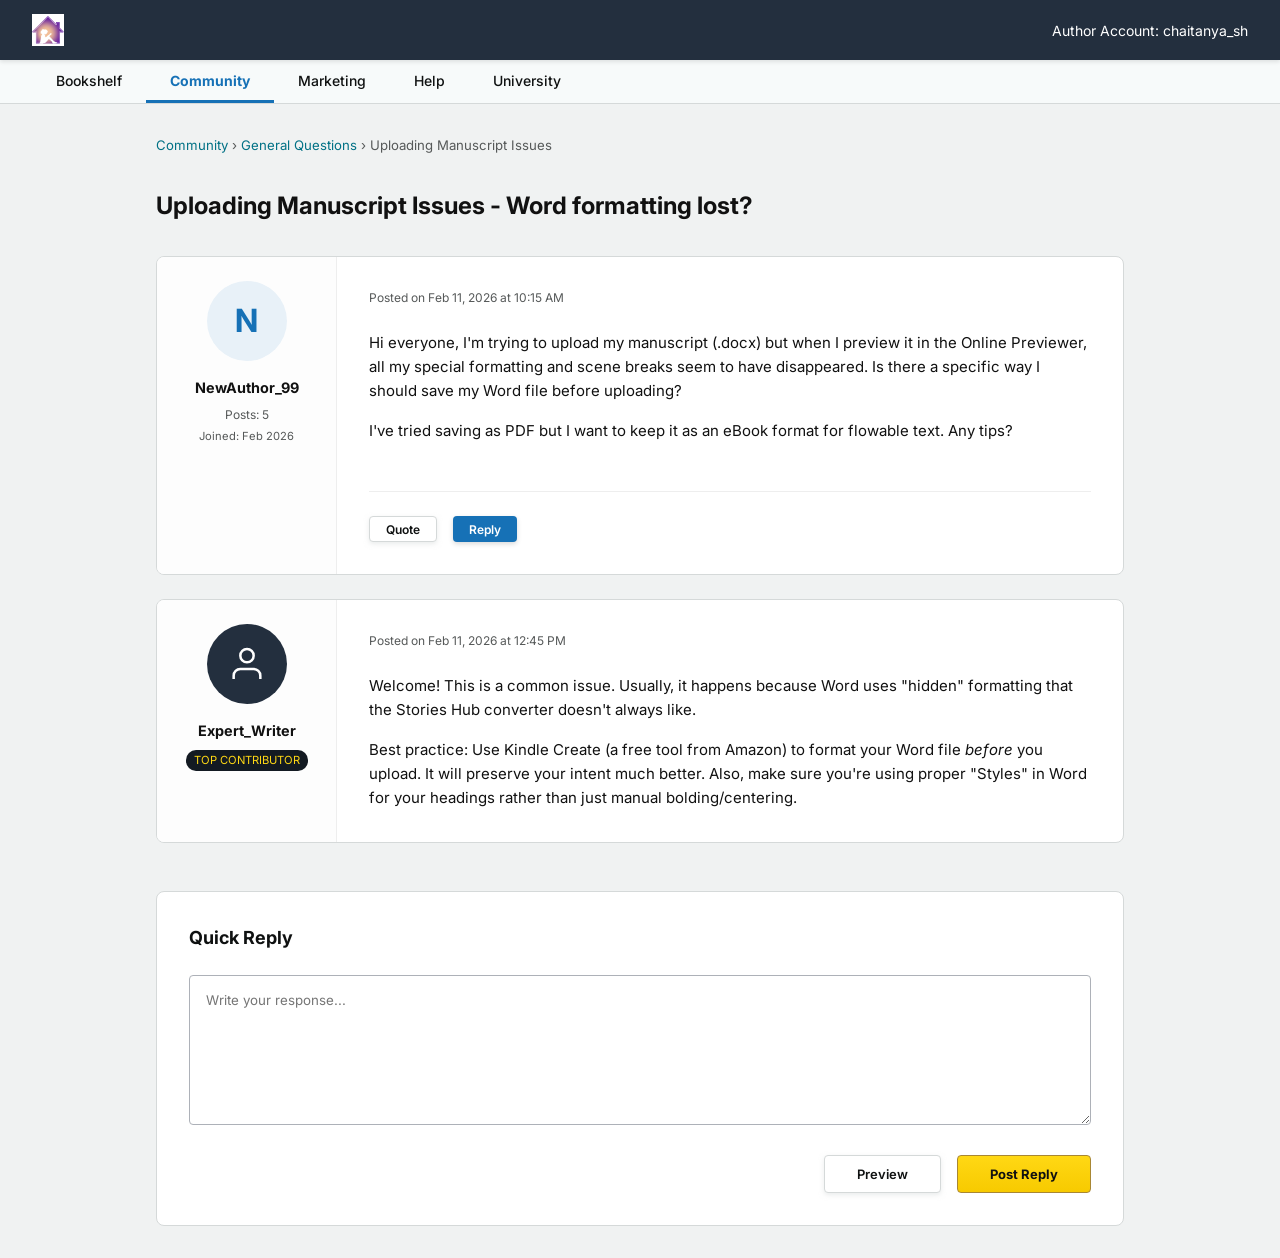
<file: forum-topic.html>
<!DOCTYPE html>
<html lang="en">

<head>
    <meta charset="UTF-8">
    <meta name="viewport" content="width=device-width, initial-scale=1.0">
    <title>Forum Topic | Stories Hub</title>
    <link rel="stylesheet" href="style.css">
    <link rel="preconnect" href="https://fonts.googleapis.com">
    <link rel="preconnect" href="https://fonts.gstatic.com" crossorigin>
    <link href="https://fonts.googleapis.com/css2?family=Inter:wght@400;500;600;700;800&display=swap" rel="stylesheet">
</head>

<body style="background-color: var(--bg-secondary);">
    <header>
        <div class="logo"><img src="assets/images/logo_stories_hub.jpeg" alt="Stories Hub"></div>
        <div class="header-user">
            <span>Author Account: chaitanya_sh</span>
        </div>
    </header>

    <nav class="sub-nav">
        <a href="index.html">Bookshelf</a>
        <a href="community-forum.html" class="active">Community</a>
        <a href="marketing.html">Marketing</a>
        <a href="help-center.html">Help</a>
        <a href="university.html">University</a>
    </nav>


    <div class="container" style="max-width: 1000px; margin: 2rem auto;">
        <div class="thread-breadcrumb" style="margin-bottom: 2rem; font-size: 0.825rem; color: #565959;">
            <a href="community-forum.html" style="color: #007185; text-decoration: none;">Community</a> › <a href="#"
                style="color: #007185; text-decoration: none;">General Questions</a> › <span>Uploading Manuscript
                Issues</span>
        </div>

        <h1 style="font-size: 1.5rem; font-weight: 700; color: #111; margin-bottom: 2rem;">Uploading Manuscript Issues -
            Word formatting lost?</h1>

        <!-- Original Post -->
        <div class="card" style="padding: 0; overflow: hidden; display: flex;">
            <div
                style="width: 180px; background: #fdfdfd; padding: 1.5rem; border-right: 1px solid #eee; text-align: center;">
                <div
                    style="width: 80px; height: 80px; background: var(--primary-light); border-radius: 50%; margin: 0 auto 1rem; display: flex; align-items: center; justify-content: center; color: var(--primary-color); font-size: 2rem; font-weight: 700;">
                    N</div>
                <div style="font-weight: 700; color: #111; font-size: 0.9rem;">NewAuthor_99</div>
                <div style="font-size: 0.75rem; color: #565959; margin-top: 0.5rem;">Posts: 5</div>
                <div style="font-size: 0.7rem; color: #565959; margin-top: 0.25rem;">Joined: Feb 2026</div>
            </div>
            <div style="flex: 1; padding: 2rem; position: relative;">
                <div style="font-size: 0.75rem; color: #565959; margin-bottom: 1.5rem;">Posted on Feb 11, 2026 at 10:15
                    AM</div>
                <div style="line-height: 1.6; color: #111; font-size: 0.9375rem;">
                    <p>Hi everyone, I'm trying to upload my manuscript (.docx) but when I preview it in the Online
                        Previewer, all my special formatting and scene breaks seem to have disappeared. Is there a
                        specific way I should save my Word file before uploading?</p>
                    <p style="margin-top: 1rem;">I've tried saving as PDF but I want to keep it as an eBook format for
                        flowable text. Any tips?</p>
                </div>
                <div
                    style="margin-top: 3rem; display: flex; gap: 1rem; border-top: 1px solid #eee; padding-top: 1.5rem;">
                    <button class="btn btn-outline"
                        style="border-radius: 4px; font-size: 0.75rem; padding: 0.3rem 1rem;">Quote</button>
                    <button class="btn btn-primary"
                        style="border-radius: 4px; font-size: 0.75rem; padding: 0.3rem 1rem;">Reply</button>
                </div>
            </div>
        </div>

        <!-- Reply -->
        <div class="card" style="padding: 0; overflow: hidden; display: flex; margin-top: 1.5rem;">
            <div
                style="width: 180px; background: #fdfdfd; padding: 1.5rem; border-right: 1px solid #eee; text-align: center;">
                <div
                    style="width: 80px; height: 80px; background: #232f3e; border-radius: 50%; margin: 0 auto 1rem; display: flex; align-items: center; justify-content: center; color: white;">
                    <svg width="40" height="40" viewBox="0 0 24 24" fill="none" stroke="currentColor"
                        stroke-width="1.5">
                        <path d="M20 21v-2a4 4 0 0 0-4-4H8a4 4 0 0 0-4 4v2"></path>
                        <circle cx="12" cy="7" r="4"></circle>
                    </svg>
                </div>
                <div style="font-weight: 700; color: #111; font-size: 0.9rem;">Expert_Writer</div>
                <div
                    style="font-size: 0.7rem; color: #ffd814; background: #131a22; padding: 2px 8px; border-radius: 10px; display: inline-block; margin-top: 0.5rem; text-transform: uppercase;">
                    Top Contributor</div>
            </div>
            <div style="flex: 1; padding: 2rem;">
                <div style="font-size: 0.75rem; color: #565959; margin-bottom: 1.5rem;">Posted on Feb 11, 2026 at 12:45
                    PM</div>
                <div style="line-height: 1.6; color: #111; font-size: 0.9375rem;">
                    <p>Welcome! This is a common issue. Usually, it happens because Word uses "hidden" formatting that
                        the Stories Hub converter doesn't always like.</p>
                    <p style="margin-top: 1rem;">Best practice: Use Kindle Create (a free tool from Amazon) to format
                        your Word file <em>before</em> you upload. It will preserve your intent much better. Also, make
                        sure you're using proper "Styles" in Word for your headings rather than just manual
                        bolding/centering.</p>
                </div>
            </div>
        </div>

        <!-- Quick Reply -->
        <div class="card" style="margin-top: 3rem; padding: 2rem;">
            <h3 style="font-size: 1.125rem; font-weight: 700; margin-bottom: 1.5rem;">Quick Reply</h3>
            <textarea placeholder="Write your response..."
                style="width: 100%; height: 150px; padding: 1rem; border: 1px solid #adb1b8; border-radius: 4px; font-family: inherit; margin-bottom: 1.5rem;"></textarea>
            <div style="display: flex; justify-content: flex-end; gap: 1rem;">
                <button class="btn btn-outline" style="border-radius: 4px; padding: 0.6rem 2rem;">Preview</button>
                <button class="btn btn-amazon" style="border-radius: 4px; padding: 0.6rem 2rem; font-weight: 700;">Post
                    Reply</button>
            </div>
        </div>
    </div>

    <script src="script.js"></script>
</body>

</html>
</file>
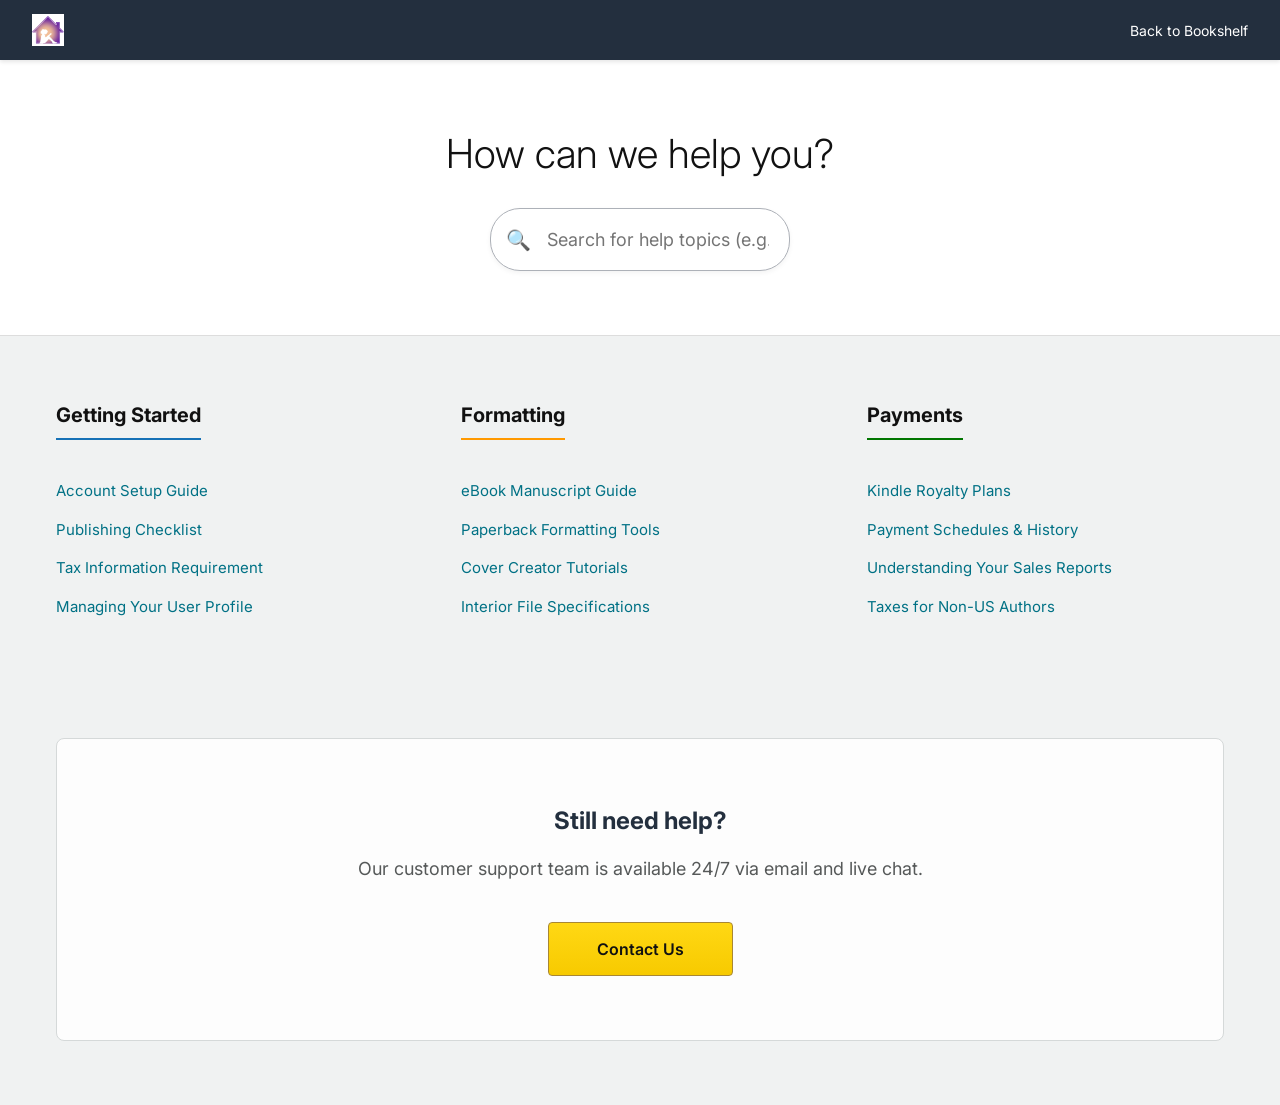
<file: help-center.html>
<!DOCTYPE html>
<html lang="en">

<head>
    <meta charset="UTF-8">
    <meta name="viewport" content="width=device-width, initial-scale=1.0">
    <title>Help Center | Stories Hub</title>
    <link rel="stylesheet" href="style.css">
    <link rel="preconnect" href="https://fonts.googleapis.com">
    <link rel="preconnect" href="https://fonts.gstatic.com" crossorigin>
    <link href="https://fonts.googleapis.com/css2?family=Inter:wght@400;500;600;700;800&display=swap" rel="stylesheet">
</head>

<body style="background-color: var(--bg-secondary);">
    <header>
        <div class="logo"><img src="assets/images/logo_stories_hub.jpeg" alt="Stories Hub"></div>
        <div class="header-user">
            <a href="index.html" style="color: white; text-decoration: none; font-size: 0.875rem;">Back to
                Bookshelf</a>
        </div>
    </header>

    <div style="background: #fff; border-bottom: 1px solid #ddd; padding: 4rem 2rem; text-align: center;">
        <h1 style="font-size: 2.5rem; font-weight: 300; margin-bottom: 1.5rem; color: #111;">How can we help you?</h1>
        <div class="search-bar" style="max-width: 600px; margin: 0 auto; position: relative;">
            <span
                style="position: absolute; left: 1rem; top: 50%; transform: translateY(-50%); font-size: 1.25rem;">🔍</span>
            <input type="text" placeholder="Search for help topics (e.g., royalties, formatting)"
                style="width: 100%; padding: 1.25rem 1.25rem 1.25rem 3.5rem; border-radius: 30px; border: 1px solid #adb1b8; font-size: 1.125rem; box-shadow: 0 2px 5px rgba(0,0,0,0.05);">
        </div>
    </div>

    <div class="container" style="max-width: 1200px; margin: 4rem auto;">
        <div style="display: grid; grid-template-columns: repeat(3, 1fr); gap: 3rem;">
            <!-- Category 1 -->
            <div>
                <h3
                    style="font-size: 1.25rem; font-weight: 700; color: #111; margin-bottom: 1.5rem; border-bottom: 2px solid var(--primary-color); padding-bottom: 0.5rem; display: inline-block;">
                    Getting Started</h3>
                <ul class="info-text" style="list-style: none; padding: 0; margin-top: 1rem;">
                    <li style="margin-bottom: 1rem;"><a href="#"
                            style="color: #007185; text-decoration: none; font-size: 0.9375rem;">Account Setup Guide</a>
                    </li>
                    <li style="margin-bottom: 1rem;"><a href="#"
                            style="color: #007185; text-decoration: none; font-size: 0.9375rem;">Publishing
                            Checklist</a></li>
                    <li style="margin-bottom: 1rem;"><a href="#"
                            style="color: #007185; text-decoration: none; font-size: 0.9375rem;">Tax Information
                            Requirement</a></li>
                    <li style="margin-bottom: 1rem;"><a href="#"
                            style="color: #007185; text-decoration: none; font-size: 0.9375rem;">Managing Your User
                            Profile</a></li>
                </ul>
            </div>

            <!-- Category 2 -->
            <div>
                <h3
                    style="font-size: 1.25rem; font-weight: 700; color: #111; margin-bottom: 1.5rem; border-bottom: 2px solid var(--amazon-orange); padding-bottom: 0.5rem; display: inline-block;">
                    Formatting</h3>
                <ul class="info-text" style="list-style: none; padding: 0; margin-top: 1rem;">
                    <li style="margin-bottom: 1rem;"><a href="#"
                            style="color: #007185; text-decoration: none; font-size: 0.9375rem;">eBook Manuscript
                            Guide</a></li>
                    <li style="margin-bottom: 1rem;"><a href="#"
                            style="color: #007185; text-decoration: none; font-size: 0.9375rem;">Paperback Formatting
                            Tools</a></li>
                    <li style="margin-bottom: 1rem;"><a href="#"
                            style="color: #007185; text-decoration: none; font-size: 0.9375rem;">Cover Creator
                            Tutorials</a></li>
                    <li style="margin-bottom: 1rem;"><a href="#"
                            style="color: #007185; text-decoration: none; font-size: 0.9375rem;">Interior File
                            Specifications</a></li>
                </ul>
            </div>

            <!-- Category 3 -->
            <div>
                <h3
                    style="font-size: 1.25rem; font-weight: 700; color: #111; margin-bottom: 1.5rem; border-bottom: 2px solid var(--success-color); padding-bottom: 0.5rem; display: inline-block;">
                    Payments</h3>
                <ul class="info-text" style="list-style: none; padding: 0; margin-top: 1rem;">
                    <li style="margin-bottom: 1rem;"><a href="#"
                            style="color: #007185; text-decoration: none; font-size: 0.9375rem;">Kindle Royalty
                            Plans</a></li>
                    <li style="margin-bottom: 1rem;"><a href="#"
                            style="color: #007185; text-decoration: none; font-size: 0.9375rem;">Payment Schedules &
                            History</a></li>
                    <li style="margin-bottom: 1rem;"><a href="#"
                            style="color: #007185; text-decoration: none; font-size: 0.9375rem;">Understanding Your
                            Sales Reports</a></li>
                    <li style="margin-bottom: 1rem;"><a href="#"
                            style="color: #007185; text-decoration: none; font-size: 0.9375rem;">Taxes for Non-US
                            Authors</a></li>
                </ul>
            </div>
        </div>

        <div class="card p-3" style="margin-top: 6rem; background: #fdfdfd; text-align: center; padding: 4rem;">
            <h2 style="font-size: 1.5rem; font-weight: 700; margin-bottom: 1rem;">Still need help?</h2>
            <p style="color: #565959; margin-bottom: 2.5rem; font-size: 1.125rem;">Our customer support team is
                available 24/7 via email and live chat.</p>
            <button class="btn btn-amazon" style="border-radius: 4px; padding: 1rem 3rem; font-size: 1rem;">Contact
                Us</button>
        </div>
    </div>

    <script src="script.js"></script>
</body>

</html>
</file>
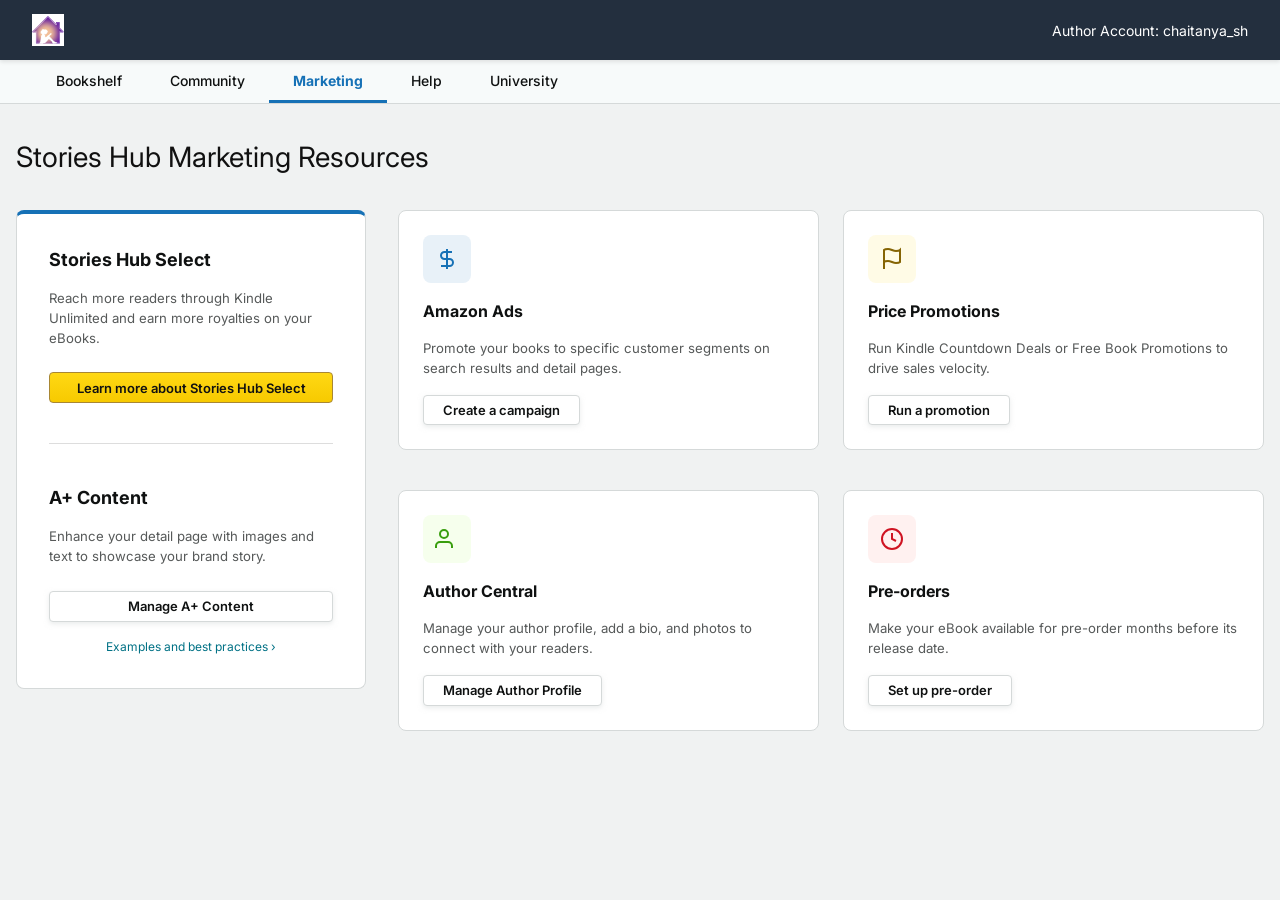
<file: marketing.html>
<!DOCTYPE html>
<html lang="en">

<head>
    <meta charset="UTF-8">
    <meta name="viewport" content="width=device-width, initial-scale=1.0">
    <title>Marketing Resources | Stories Hub</title>
    <link rel="stylesheet" href="style.css">
    <link rel="preconnect" href="https://fonts.googleapis.com">
    <link rel="preconnect" href="https://fonts.gstatic.com" crossorigin>
    <link href="https://fonts.googleapis.com/css2?family=Inter:wght@400;500;600;700;800&display=swap" rel="stylesheet">
</head>

<body style="background-color: var(--bg-secondary);">
    <header>
        <div class="logo"><img src="assets/images/logo_stories_hub.jpeg" alt="Stories Hub"></div>
        <div class="header-user">
            <span>Author Account: chaitanya_sh</span>
        </div>
    </header>

    <nav class="sub-nav">
        <a href="index.html">Bookshelf</a>
        <a href="community-forum.html">Community</a>
        <a href="marketing.html" class="active">Marketing</a>
        <a href="help-center.html">Help</a>
        <a href="university.html">University</a>
    </nav>


    <div class="container" style="max-width: 1280px; margin: 2rem auto;">
        <h1 style="font-size: 1.75rem; font-weight: 400; color: #111; margin-bottom: 2rem;">Stories Hub Marketing
            Resources</h1>

        <div style="display: grid; grid-template-columns: 350px 1fr; gap: 2rem; align-items: start;">
            <!-- Left Sidebar -->
            <div class="card" style="padding: 2rem; border-top: 4px solid var(--primary-color);">
                <div style="margin-bottom: 2.5rem;">
                    <h3 style="font-size: 1.125rem; font-weight: 700; margin-bottom: 1rem;">Stories Hub Select</h3>
                    <p style="font-size: 0.825rem; color: #565959; line-height: 1.5; margin-bottom: 1.5rem;">Reach more
                        readers through Kindle Unlimited and earn more royalties on your eBooks.</p>
                    <button class="btn btn-amazon" style="width: 100%; border-radius: 4px;">Learn more about Stories Hub
                        Select</button>
                </div>

                <hr style="border: none; border-top: 1px solid #ddd; margin-bottom: 2.5rem;">

                <div>
                    <h3 style="font-size: 1.125rem; font-weight: 700; margin-bottom: 1rem;">A+ Content</h3>
                    <p style="font-size: 0.825rem; color: #565959; line-height: 1.5; margin-bottom: 1.5rem;">Enhance
                        your detail page with images and text to showcase your brand story.</p>
                    <button class="btn btn-outline" style="width: 100%; border-radius: 4px;">Manage A+ Content</button>
                    <p
                        style="font-size: 0.75rem; color: #007185; margin-top: 1rem; text-align: center; cursor: pointer;">
                        Examples and best practices ›</p>
                </div>
            </div>

            <!-- Main Marketing Tools -->
            <div style="display: grid; grid-template-columns: 1fr 1fr; gap: 1.5rem;">
                <div class="card" style="padding: 1.5rem; display: flex; flex-direction: column; gap: 1rem;">
                    <div
                        style="width: 48px; height: 48px; background: #e8f1f8; border-radius: 8px; display: flex; align-items: center; justify-content: center; color: var(--primary-color);">
                        <svg width="24" height="24" viewBox="0 0 24 24" fill="none" stroke="currentColor"
                            stroke-width="2">
                            <path d="M12 2v20M17 5H9.5a3.5 3.5 0 0 0 0 7h5a3.5 3.5 0 0 1 0 7H6"></path>
                        </svg>
                    </div>
                    <h4 style="font-size: 1rem; font-weight: 700;">Amazon Ads</h4>
                    <p style="font-size: 0.825rem; color: #565959;">Promote your books to specific customer segments on
                        search results and detail pages.</p>
                    <button class="btn btn-outline" style="align-self: flex-start; border-radius: 4px;">Create a
                        campaign</button>
                </div>

                <div class="card" style="padding: 1.5rem; display: flex; flex-direction: column; gap: 1rem;">
                    <div
                        style="width: 48px; height: 48px; background: #fffbe6; border-radius: 8px; display: flex; align-items: center; justify-content: center; color: #856404;">
                        <svg width="24" height="24" viewBox="0 0 24 24" fill="none" stroke="currentColor"
                            stroke-width="2">
                            <path d="M4 15s1-1 4-1 5 2 8 2 4-1 4-1V3s-1 1-4 1-5-2-8-2-4 1-4 1z"></path>
                            <line x1="4" y1="22" x2="4" y2="15"></line>
                        </svg>
                    </div>
                    <h4 style="font-size: 1rem; font-weight: 700;">Price Promotions</h4>
                    <p style="font-size: 0.825rem; color: #565959;">Run Kindle Countdown Deals or Free Book Promotions
                        to drive sales velocity.</p>
                    <button class="btn btn-outline" style="align-self: flex-start; border-radius: 4px;">Run a
                        promotion</button>
                </div>

                <div class="card" style="padding: 1.5rem; display: flex; flex-direction: column; gap: 1rem;">
                    <div
                        style="width: 48px; height: 48px; background: #f6ffed; border-radius: 8px; display: flex; align-items: center; justify-content: center; color: #389e0d;">
                        <svg width="24" height="24" viewBox="0 0 24 24" fill="none" stroke="currentColor"
                            stroke-width="2">
                            <path d="M17 21v-2a4 4 0 0 0-4-4H5a4 4 0 0 0-4 4v2"></path>
                            <circle cx="9" cy="7" r="4"></circle>
                        </svg>
                    </div>
                    <h4 style="font-size: 1rem; font-weight: 700;">Author Central</h4>
                    <p style="font-size: 0.825rem; color: #565959;">Manage your author profile, add a bio, and photos to
                        connect with your readers.</p>
                    <button class="btn btn-outline" style="align-self: flex-start; border-radius: 4px;">Manage Author
                        Profile</button>
                </div>

                <div class="card" style="padding: 1.5rem; display: flex; flex-direction: column; gap: 1rem;">
                    <div
                        style="width: 48px; height: 48px; background: #fff1f0; border-radius: 8px; display: flex; align-items: center; justify-content: center; color: #cf1322;">
                        <svg width="24" height="24" viewBox="0 0 24 24" fill="none" stroke="currentColor"
                            stroke-width="2">
                            <circle cx="12" cy="12" r="10"></circle>
                            <polyline points="12 6 12 12 16 14"></polyline>
                        </svg>
                    </div>
                    <h4 style="font-size: 1rem; font-weight: 700;">Pre-orders</h4>
                    <p style="font-size: 0.825rem; color: #565959;">Make your eBook available for pre-order months
                        before its release date.</p>
                    <button class="btn btn-outline" style="align-self: flex-start; border-radius: 4px;">Set up
                        pre-order</button>
                </div>
            </div>
        </div>
    </div>

    <script src="script.js"></script>
</body>

</html>
</file>
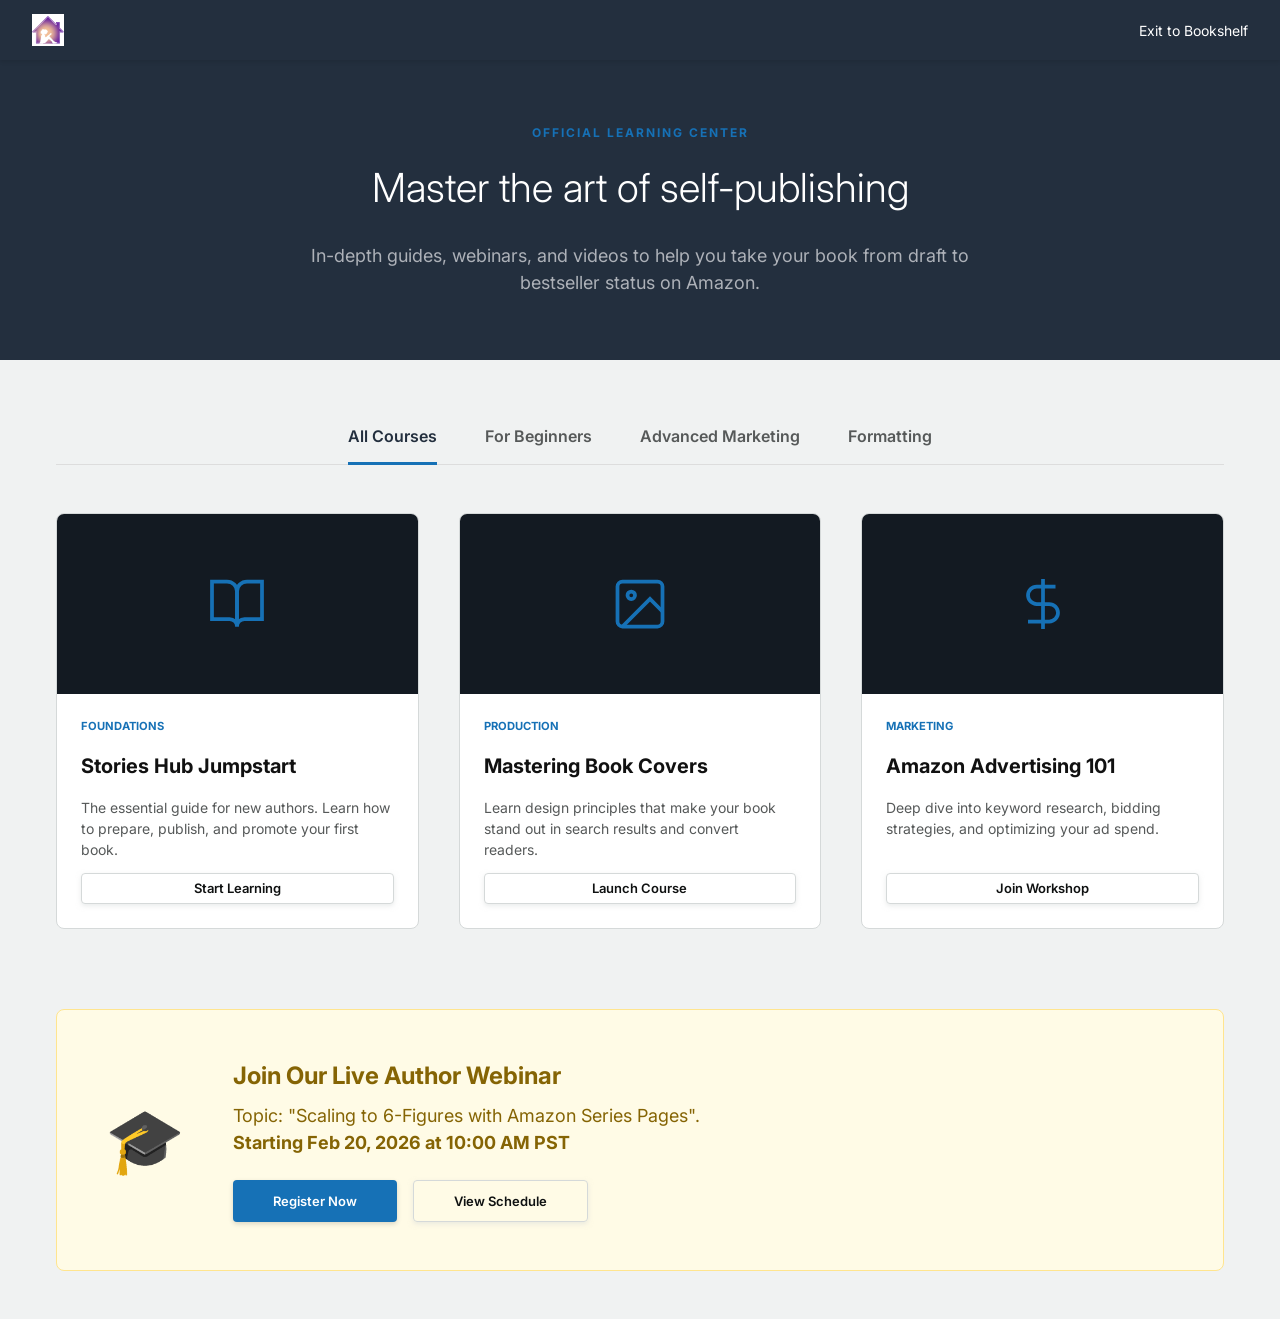
<file: university.html>
<!DOCTYPE html>
<html lang="en">

<head>
    <meta charset="UTF-8">
    <meta name="viewport" content="width=device-width, initial-scale=1.0">
    <title>Stories Hub University | Stories Hub</title>
    <link rel="stylesheet" href="style.css">
    <link rel="preconnect" href="https://fonts.googleapis.com">
    <link rel="preconnect" href="https://fonts.gstatic.com" crossorigin>
    <link href="https://fonts.googleapis.com/css2?family=Inter:wght@400;500;600;700;800&display=swap" rel="stylesheet">
</head>

<body style="background-color: var(--bg-secondary);">
    <header>
        <div class="logo"><img src="assets/images/logo_stories_hub.jpeg" alt="Stories Hub"></div>
        <div class="header-user">
            <a href="index.html" style="color: white; text-decoration: none; font-size: 0.875rem;">Exit to
                Bookshelf</a>
        </div>
    </header>

    <div style="background: var(--secondary-color); color: white; padding: 4rem 2rem; text-align: center;">
        <p
            style="text-transform: uppercase; letter-spacing: 2px; font-size: 0.75rem; margin-bottom: 1rem; color: var(--primary-color); font-weight: 700;">
            Official Learning Center</p>
        <h1 style="font-size: 2.5rem; font-weight: 300; margin-bottom: 1.5rem;">Master the art of self-publishing</h1>
        <p style="max-width: 700px; margin: 0 auto; color: #adb1b8; font-size: 1.125rem;">In-depth guides, webinars, and
            videos to help you take your book from draft to bestseller status on Amazon.</p>
    </div>

    <div class="container" style="max-width: 1200px; margin: 3rem auto;">
        <div class="tabs"
            style="margin-bottom: 3rem; border-bottom: 1px solid #ddd; justify-content: center; gap: 3rem;">
            <div class="tab active" style="padding: 1rem 0; border-bottom-width: 3px;">All Courses</div>
            <div class="tab" style="padding: 1rem 0; border-bottom-width: 3px; border-color: transparent;">For Beginners
            </div>
            <div class="tab" style="padding: 1rem 0; border-bottom-width: 3px; border-color: transparent;">Advanced
                Marketing</div>
            <div class="tab" style="padding: 1rem 0; border-bottom-width: 3px; border-color: transparent;">Formatting
            </div>
        </div>

        <div style="display: grid; grid-template-columns: repeat(auto-fill, minmax(350px, 1fr)); gap: 2.5rem;">
            <!-- Course 1 -->
            <div class="card" style="padding: 0; overflow: hidden; display: flex; flex-direction: column;">
                <div
                    style="height: 180px; background: #131a22; display: flex; align-items: center; justify-content: center; color: var(--primary-color);">
                    <svg width="60" height="60" viewBox="0 0 24 24" fill="none" stroke="currentColor"
                        stroke-width="1.5">
                        <path d="M2 3h6a4 4 0 0 1 4 4v14a3 3 0 0 0-3-3H2z"></path>
                        <path d="M22 3h-6a4 4 0 0 0-4 4v14a3 3 0 0 1 3-3h7z"></path>
                    </svg>
                </div>
                <div style="padding: 1.5rem; flex: 1; display: flex; flex-direction: column; gap: 1rem;">
                    <span
                        style="font-size: 0.7rem; text-transform: uppercase; font-weight: 700; color: var(--primary-color);">Foundations</span>
                    <h3 style="font-size: 1.25rem; font-weight: 700; color: #111;">Stories Hub Jumpstart</h3>
                    <p style="font-size: 0.875rem; color: #565959; height: 60px;">The essential guide for new authors.
                        Learn how to prepare, publish, and promote your first book.</p>
                    <button class="btn btn-outline" style="width: 100%; border-radius: 4px;">Start Learning</button>
                </div>
            </div>

            <!-- Course 2 -->
            <div class="card" style="padding: 0; overflow: hidden; display: flex; flex-direction: column;">
                <div
                    style="height: 180px; background: #131a22; display: flex; align-items: center; justify-content: center; color: var(--primary-color);">
                    <svg width="60" height="60" viewBox="0 0 24 24" fill="none" stroke="currentColor"
                        stroke-width="1.5">
                        <rect x="3" y="3" width="18" height="18" rx="2" ry="2"></rect>
                        <circle cx="8.5" cy="8.5" r="1.5"></circle>
                        <polyline points="21 15 16 10 5 21"></polyline>
                    </svg>
                </div>
                <div style="padding: 1.5rem; flex: 1; display: flex; flex-direction: column; gap: 1rem;">
                    <span
                        style="font-size: 0.7rem; text-transform: uppercase; font-weight: 700; color: var(--primary-color);">Production</span>
                    <h3 style="font-size: 1.25rem; font-weight: 700; color: #111;">Mastering Book Covers</h3>
                    <p style="font-size: 0.875rem; color: #565959; height: 60px;">Learn design principles that make your
                        book stand out in search results and convert readers.</p>
                    <button class="btn btn-outline" style="width: 100%; border-radius: 4px;">Launch Course</button>
                </div>
            </div>

            <!-- Course 3 -->
            <div class="card" style="padding: 0; overflow: hidden; display: flex; flex-direction: column;">
                <div
                    style="height: 180px; background: #131a22; display: flex; align-items: center; justify-content: center; color: var(--primary-color);">
                    <svg width="60" height="60" viewBox="0 0 24 24" fill="none" stroke="currentColor"
                        stroke-width="1.5">
                        <path d="M12 2v20M17 5H9.5a3.5 3.5 0 0 0 0 7h5a3.5 3.5 0 0 1 0 7H6"></path>
                    </svg>
                </div>
                <div style="padding: 1.5rem; flex: 1; display: flex; flex-direction: column; gap: 1rem;">
                    <span
                        style="font-size: 0.7rem; text-transform: uppercase; font-weight: 700; color: var(--primary-color);">Marketing</span>
                    <h3 style="font-size: 1.25rem; font-weight: 700; color: #111;">Amazon Advertising 101</h3>
                    <p style="font-size: 0.875rem; color: #565959; height: 60px;">Deep dive into keyword research,
                        bidding strategies, and optimizing your ad spend.</p>
                    <button class="btn btn-outline" style="width: 100%; border-radius: 4px;">Join Workshop</button>
                </div>
            </div>
        </div>

        <!-- Featured Section -->
        <div class="card"
            style="margin-top: 4rem; background: #fffbe6; border-color: #ffe58f; padding: 3rem; display: flex; gap: 3rem; align-items: center;">
            <div style="font-size: 4rem;">🎓</div>
            <div style="flex: 1;">
                <h2 style="font-size: 1.5rem; font-weight: 700; color: #856404; margin-bottom: 0.5rem;">Join Our Live
                    Author Webinar</h2>
                <p style="color: #856404; font-size: 1.125rem;">Topic: "Scaling to 6-Figures with Amazon Series Pages".
                    <br><strong>Starting Feb 20, 2026 at 10:00 AM PST</strong>
                </p>
                <div style="margin-top: 1.5rem; display: flex; gap: 1rem;">
                    <button class="btn btn-primary" style="border-radius: 4px; padding: 0.75rem 2.5rem;">Register
                        Now</button>
                    <button class="btn btn-outline"
                        style="border-radius: 4px; padding: 0.75rem 2.5rem; background: transparent;">View
                        Schedule</button>
                </div>
            </div>
        </div>
    </div>

    <script src="script.js"></script>
</body>

</html>
</file>
<file: style.css>
:root {
    --primary-color: #1671b6;
    /* Project specific theme color */
    --primary-hover: #115c94;
    --primary-light: #e8f1f8;
    --accent-color: #007185;
    /* Amazon-like teal accent */
    --amazon-orange: #ff9900;
    --secondary-color: #232f3e;
    /* Amazon Navy */
    --secondary-dark: #131a22;
    --bg-color: #ffffff;
    --bg-secondary: #f0f2f2;
    --card-bg: #ffffff;
    --text-main: #0f1111;
    --text-secondary: #565959;
    --border-color: #d5d9d9;
    --success-color: #007600;
    --draft-color: #c45500;
    --shadow-sm: 0 1px 2px rgba(0, 0, 0, 0.1);
    --shadow-md: 0 4px 12px rgba(0, 0, 0, 0.08);
    --radius: 8px;
    --transition: all 0.2s cubic-bezier(0.4, 0, 0.2, 1);
}


* {
    margin: 0;
    padding: 0;
    box-sizing: border-box;
    font-family: 'Inter', system-ui, -apple-system, sans-serif;
}

body {
    background-color: var(--bg-color);
    color: var(--text-main);
    line-height: 1.5;
    -webkit-font-smoothing: antialiased;
}

header {
    background-color: var(--secondary-color);
    color: white;
    padding: 1rem 2rem;
    display: flex;
    justify-content: space-between;
    align-items: center;
    position: sticky;
    top: 0;
    z-index: 100;
}

.logo {
    font-size: 1.5rem;
    font-weight: 700;
    letter-spacing: -0.5px;
}

.logo span {
    color: var(--primary-color);
}

.container {
    max-width: 1000px;
    margin: 2rem auto;
    padding: 0 1rem;
}

.stepper {
    display: flex;
    justify-content: space-between;
    margin-bottom: 3rem;
    position: relative;
    padding: 0 2rem;
}

.stepper::before {
    content: '';
    position: absolute;
    top: 50%;
    left: 4rem;
    right: 4rem;
    height: 2px;
    background: var(--border-color);
    z-index: 1;
}

.step {
    background: white;
    width: 40px;
    height: 40px;
    border-radius: 50%;
    display: flex;
    align-items: center;
    justify-content: center;
    border: 2px solid var(--border-color);
    z-index: 2;
    transition: var(--transition);
    position: relative;
}

.step.active {
    border-color: var(--primary-color);
    background: var(--primary-color);
    color: white;
    box-shadow: 0 0 0 4px rgba(255, 153, 0, 0.2);
}

.step.completed {
    border-color: var(--success-color);
    background: var(--success-color);
    color: white;
}

.step-label {
    position: absolute;
    top: 50px;
    left: 50%;
    transform: translateX(-50%);
    white-space: nowrap;
    font-size: 0.875rem;
    font-weight: 600;
    color: var(--text-secondary);
}

.step.active .step-label {
    color: var(--primary-color);
}

.card {
    background: var(--card-bg);
    border-radius: var(--radius);
    padding: 2.5rem;
    box-shadow: var(--shadow);
    border: 1px solid var(--border-color);
    margin-bottom: 2rem;
    animation: slideUp 0.6s ease-out;
}

@keyframes slideUp {
    from {
        opacity: 0;
        transform: translateY(20px);
    }

    to {
        opacity: 1;
        transform: translateY(0);
    }
}

h2 {
    font-size: 1.75rem;
    margin-bottom: 1.5rem;
    color: var(--secondary-color);
}

.section-title {
    font-size: 1.25rem;
    font-weight: 600;
    margin-bottom: 1rem;
    display: flex;
    align-items: center;
    gap: 0.75rem;
}

.info-text {
    font-size: 0.9375rem;
    color: var(--text-secondary);
    margin-bottom: 1.5rem;
}

.upload-zone {
    border: 2px dashed var(--border-color);
    border-radius: var(--radius);
    padding: 3rem;
    text-align: center;
    transition: var(--transition);
    cursor: pointer;
    background: #fdfdfd;
}

.upload-zone:hover {
    border-color: var(--primary-color);
    background: #fff9f0;
}

.upload-icon {
    font-size: 2.5rem;
    color: var(--primary-color);
    margin-bottom: 1rem;
}

.btn {
    padding: 0.75rem 1.5rem;
    border-radius: var(--radius);
    font-weight: 600;
    cursor: pointer;
    transition: var(--transition);
    border: none;
    font-size: 1rem;
}

.btn-primary {
    background: linear-gradient(180deg, #ffd814 0%, #f7ca00 100%);
    color: var(--text-main);
    box-shadow: 0 2px 5px rgba(213, 217, 217, 0.5);
}

.btn-primary:hover {
    background: linear-gradient(180deg, #f7ca00 0%, #e2b900 100%);
}

.btn-outline {
    background: white;
    border: 1px solid var(--border-color);
    color: var(--text-main);
}

.btn-outline:hover {
    background-color: #f7fafa;
}

.form-group {
    margin-bottom: 2rem;
}

.radio-group {
    display: flex;
    flex-direction: column;
    gap: 1rem;
}

.radio-item {
    display: flex;
    align-items: flex-start;
    gap: 1rem;
    padding: 1rem;
    border: 1px solid var(--border-color);
    border-radius: var(--radius);
    transition: var(--transition);
    cursor: pointer;
}

.radio-item:hover {
    background: #f7fafa;
}

.radio-item.selected {
    border-color: var(--primary-color);
    background: #fff9f0;
}

.footer-actions {
    display: flex;
    justify-content: space-between;
    margin-top: 3rem;
    padding-top: 2rem;
    border-top: 1px solid var(--border-color);
}

.cover-options {
    display: grid;
    grid-template-columns: 1fr 1fr;
    gap: 1.5rem;
}

.option-card {
    border: 1px solid var(--border-color);
    padding: 1.5rem;
    border-radius: var(--radius);
    text-align: center;
}

.preview-box {
    width: 150px;
    height: 220px;
    background: linear-gradient(135deg, #1e3c72 0%, #2a5298 100%);
    margin: 1rem auto;
    border-radius: 4px;
    display: flex;
    flex-direction: column;
    align-items: center;
    justify-content: center;
    color: rgba(255, 255, 255, 0.7);
    overflow: hidden;
    box-shadow: 0 8px 16px rgba(0, 0, 0, 0.1);
    position: relative;
    border: 1px solid rgba(255, 255, 255, 0.1);
}

.preview-box::after {
    content: 'Cover Creator';
    position: absolute;
    bottom: 10px;
    font-size: 0.6rem;
    font-weight: 700;
    text-transform: uppercase;
    letter-spacing: 1px;
    color: var(--primary-color);
}

.preview-box img {
    width: 100%;
    height: 100%;
    object-fit: cover;
}

/* Bookshelf Specific Styles */
.dashboard-header {
    display: flex;
    justify-content: space-between;
    align-items: center;
    margin-bottom: 2rem;
}

.search-bar {
    position: relative;
    width: 300px;
}

.search-bar input {
    width: 100%;
    padding: 0.6rem 1rem 0.6rem 2.5rem;
    border: 1px solid var(--border-color);
    border-radius: 4px;
    font-size: 0.9rem;
}

.search-icon {
    position: absolute;
    left: 10px;
    top: 50%;
    transform: translateY(-50%);
    color: var(--text-secondary);
}

.tabs {
    display: flex;
    gap: 2rem;
    border-bottom: 1px solid var(--border-color);
    margin-bottom: 2rem;
}

.tab {
    padding: 0.75rem 0.5rem;
    font-weight: 600;
    color: var(--text-secondary);
    cursor: pointer;
    position: relative;
}

.tab.active {
    color: var(--secondary-color);
}

.tab.active::after {
    content: '';
    position: absolute;
    bottom: -1px;
    left: 0;
    right: 0;
    height: 3px;
    background: var(--primary-color);
}

.book-list {
    display: flex;
    flex-direction: column;
    gap: 1.5rem;
}

.book-card {
    display: grid;
    grid-template-columns: 120px 1fr 250px;
    gap: 2rem;
    align-items: center;
}

.book-cover-mini {
    width: 120px;
    height: 180px;
    background: #e7e9eb;
    border-radius: 4px;
    box-shadow: 0 2px 4px rgba(0, 0, 0, 0.1);
    display: flex;
    align-items: center;
    justify-content: center;
    overflow: hidden;
}

.book-info h3 {
    font-size: 1.25rem;
    margin-bottom: 0.5rem;
}

.book-meta {
    font-size: 0.875rem;
    color: var(--text-secondary);
}

.status-badge {
    display: inline-flex;
    align-items: center;
    padding: 0.25rem 0.75rem;
    border-radius: 20px;
    font-size: 0.75rem;
    font-weight: 700;
    text-transform: uppercase;
    margin-top: 1rem;
}

.status-live {
    background: #e7f4e7;
    color: var(--success-color);
}

.status-draft {
    background: #fff3e0;
    color: var(--draft-color);
}

.book-actions {
    display: flex;
    flex-direction: column;
    gap: 0.75rem;
}

.action-row {
    display: flex;
    justify-content: space-between;
    font-size: 0.875rem;
    color: #007185;
    cursor: pointer;
}

.action-row:hover {
    text-decoration: underline;
    color: #c45500;
}

.create-box {
    background: #fdfdfd;
    border: 2px dashed var(--border-color);
    padding: 2rem;
    text-align: center;
    border-radius: var(--radius);
    margin-bottom: 2rem;
}

nav.sub-nav {
    background: var(--accent-color);
    color: white;
    padding: 0.5rem 2rem;
    display: flex;
    gap: 2rem;
    font-size: 0.875rem;
}

nav.sub-nav a {
    color: #eee;
    text-decoration: none;
}

nav.sub-nav a:hover {
    color: white;
    text-decoration: underline;
}

/* Global Header Refinement */
header {
    background-color: var(--secondary-color);
    padding: 0.5rem 2rem;
    height: 60px;
    display: flex;
    justify-content: space-between;
    align-items: center;
    box-shadow: 0 2px 4px rgba(0, 0, 0, 0.1);
}

.logo {
    color: white;
    font-size: 1.25rem;
    font-weight: 800;
    display: flex;
    align-items: center;
    gap: 0.5rem;
}

.logo img {
    height: 32px;
    width: auto;
    object-fit: contain;
}

.logo span {
    color: var(--primary-color);
}

.header-user {
    color: white;
    font-size: 0.875rem;
    display: flex;
    align-items: center;
    gap: 1.5rem;
}

/* Sub-Nav Refinement */
nav.sub-nav {
    background: #f7fafa;
    border-bottom: 1px solid var(--border-color);
    padding: 0 2rem;
    display: flex;
    gap: 0;
    height: 44px;
}

nav.sub-nav a {
    color: var(--text-main);
    text-decoration: none;
    padding: 0 1.5rem;
    height: 100%;
    display: flex;
    align-items: center;
    justify-content: center;
    font-size: 0.875rem;
    font-weight: 500;
    border-bottom: 3px solid transparent;
}

nav.sub-nav a:hover {
    color: var(--primary-color);
    background: transparent;
    text-decoration: none;
}

nav.sub-nav a.active {
    border-bottom-color: var(--primary-color);
    color: var(--primary-color);
    font-weight: 700;
}

/* Card Refinement */
.card {
    background: var(--card-bg);
    border: 1px solid var(--border-color);
    border-radius: var(--radius);
    padding: 1.5rem;
    margin-bottom: 1rem;
    box-shadow: none;
    transition: var(--transition);
}

.card:hover {
    box-shadow: var(--shadow-sm);
}

/* Button Refinement */
.btn {
    border-radius: 20px;
    font-size: 0.8125rem;
    font-weight: 600;
    padding: 0.4rem 1.2rem;
    display: inline-flex;
    align-items: center;
    justify-content: center;
    gap: 0.5rem;
}

.btn-primary {
    background: var(--primary-color);
    color: white;
    box-shadow: 0 2px 5px rgba(0, 0, 0, 0.15);
}

.btn-primary:hover {
    background: var(--primary-hover);
}

.btn-outline {
    background: white;
    border: 1px solid var(--border-color);
    color: var(--text-main);
    box-shadow: 0 2px 5px rgba(213, 217, 217, 0.5);
}

.btn-amazon {
    background: linear-gradient(180deg, #ffd814 0%, #f7ca00 100%);
    border: 1px solid #a88734;
    color: #111;
}

.btn-amazon:hover {
    background: linear-gradient(180deg, #f7ca00 0%, #e2b900 100%);
}

/* Forum Topic Styles */
.forum-container {
    background: white;
    border: 1px solid var(--border-color);
    border-radius: var(--radius);
    overflow: hidden;
}

.forum-header-bar {
    background: #f7fafa;
    padding: 1rem 2.5rem;
    border-bottom: 1px solid var(--border-color);
    display: flex;
    justify-content: space-between;
    align-items: center;
}

.post-card {
    display: grid;
    grid-template-columns: 200px 1fr;
    border-bottom: 1px solid var(--border-color);
}

.post-author {
    background: #fdfdfd;
    padding: 2rem;
    border-right: 1px solid var(--border-color);
    text-align: center;
}

.author-avatar {
    width: 80px;
    height: 80px;
    background: #eee;
    border-radius: 50%;
    margin: 0 auto 1rem;
    display: flex;
    align-items: center;
    justify-content: center;
    color: #999;
}

.author-name {
    font-weight: 700;
    color: #007185;
    margin-bottom: 0.5rem;
}

.author-rank {
    font-size: 0.75rem;
    color: var(--text-secondary);
    text-transform: uppercase;
    letter-spacing: 0.5px;
}

.post-content {
    padding: 2.5rem;
    position: relative;
}

.post-date {
    font-size: 0.8rem;
    color: var(--text-secondary);
    margin-bottom: 1.5rem;
}

.post-body {
    font-size: 1rem;
    line-height: 1.7;
    color: var(--text-main);
}

.post-actions-row {
    margin-top: 2rem;
    display: flex;
    gap: 1.5rem;
    border-top: 1px solid #f0f0f0;
    padding-top: 1rem;
}

.forum-btn-link {
    color: #007185;
    font-size: 0.875rem;
    font-weight: 600;
    cursor: pointer;
    text-decoration: none;
}

.forum-btn-link:hover {
    text-decoration: underline;
    color: #c45500;
}

.reply-box {
    padding: 2.5rem;
    background: #f9f9f9;
}

.thread-breadcrumb {
    margin-bottom: 1.5rem;
    font-size: 0.875rem;
    color: var(--text-secondary);
}

.thread-breadcrumb a {
    color: #007185;
    text-decoration: none;
}

.thread-breadcrumb a:hover {
    text-decoration: underline;
}
</file>
